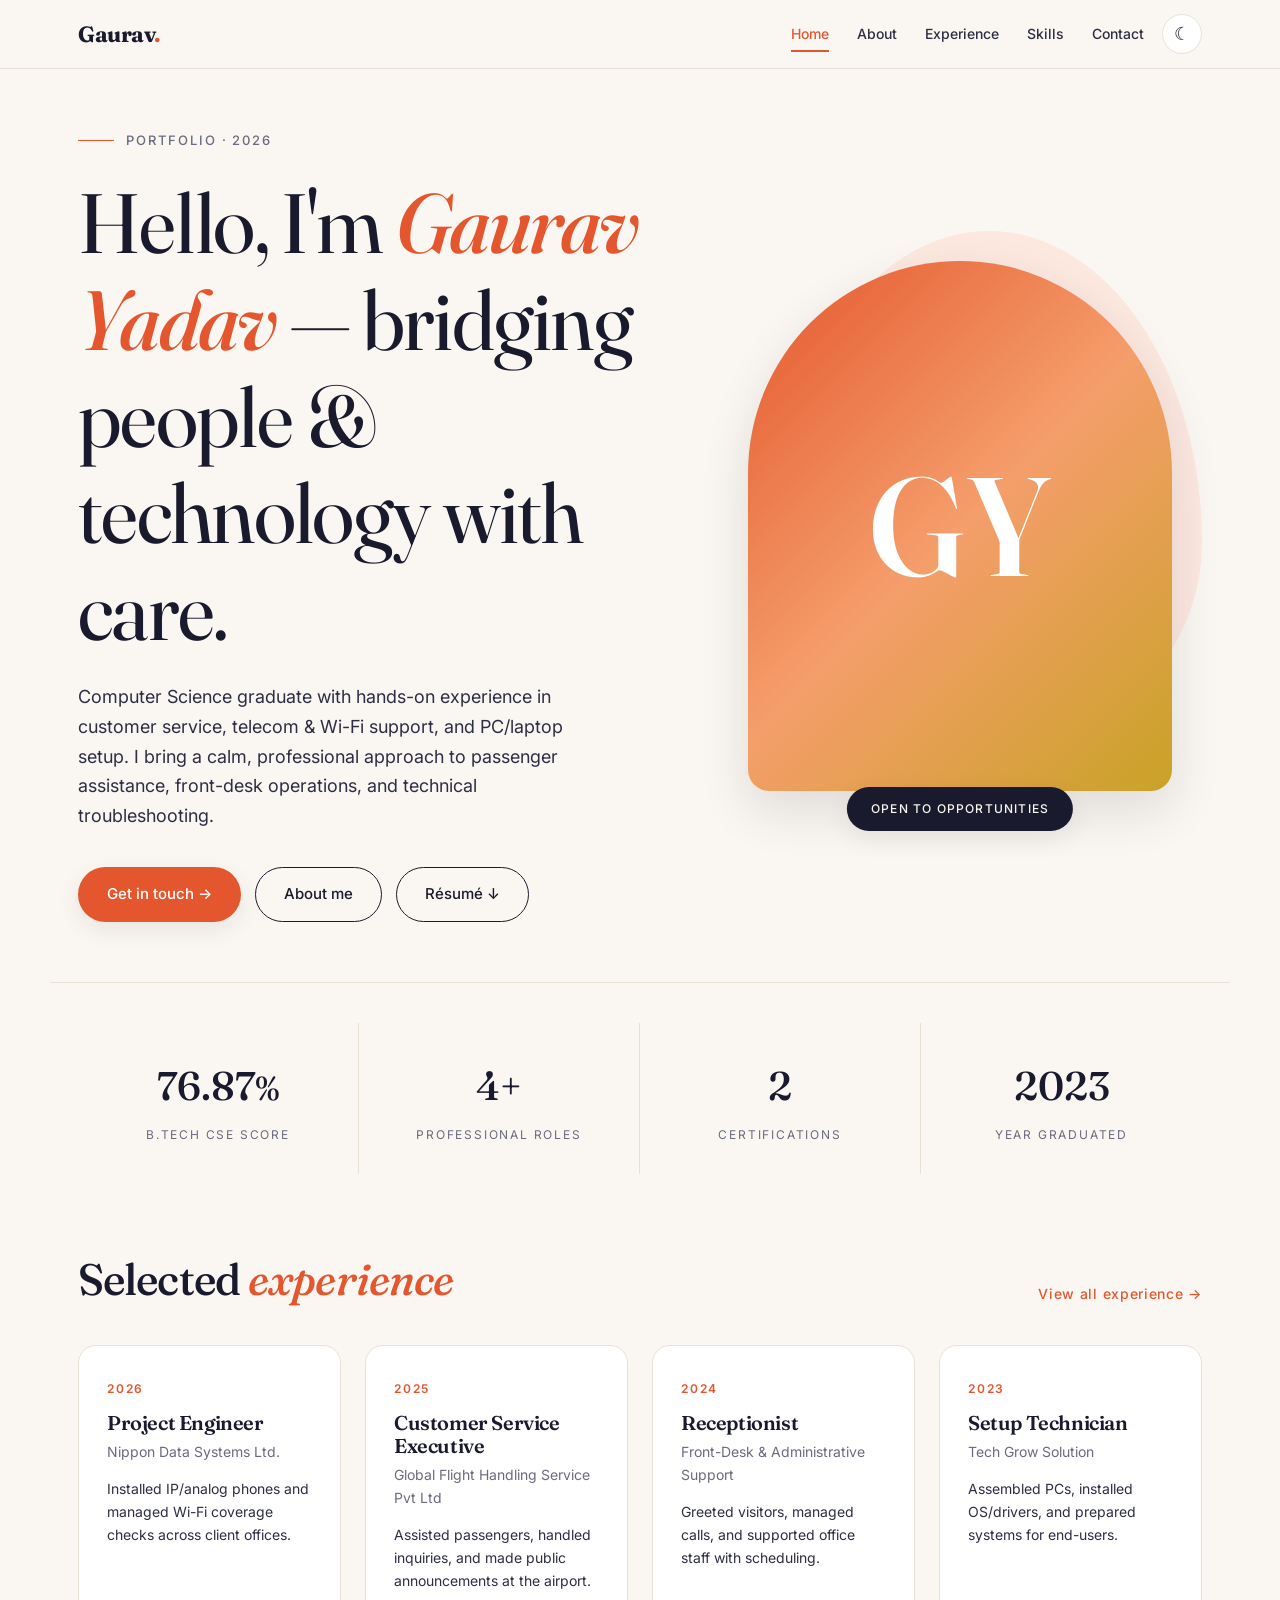
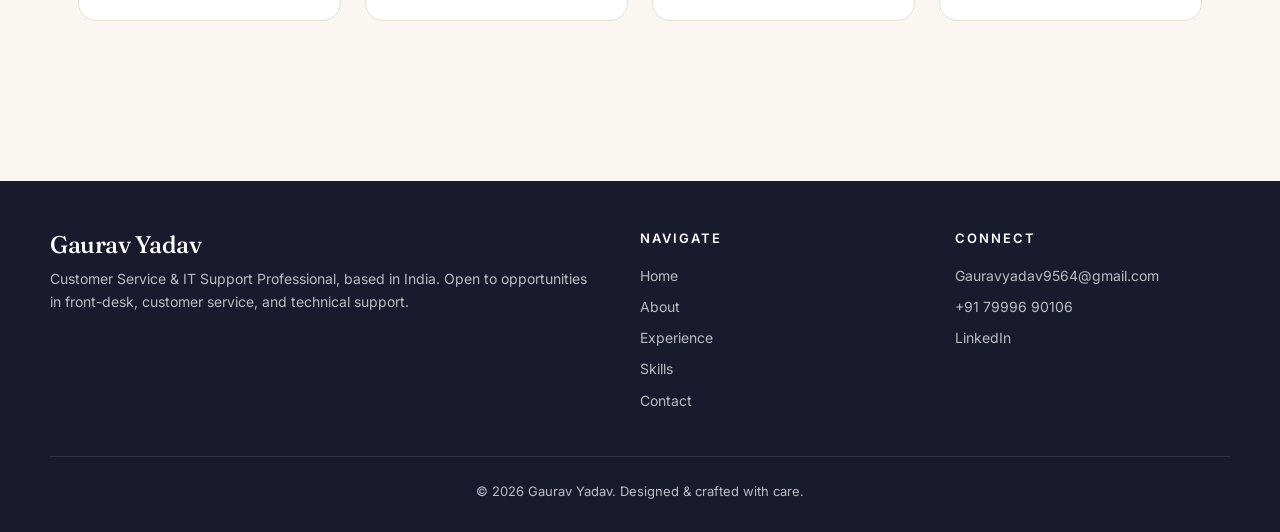
<file: index.html>
<!DOCTYPE html>
<html lang="en">
<head>
  <meta charset="UTF-8" />
  <meta name="viewport" content="width=device-width, initial-scale=1.0, viewport-fit=cover" />
  <meta name="theme-color" content="#faf7f2" />
  <title>Gaurav Yadav — Customer Service & IT Support</title>
  <meta name="description" content="Gaurav Yadav — Customer Service & IT Support Professional. Computer Science graduate with experience in telecom, Wi-Fi, and front-desk operations." />
  <link rel="preconnect" href="https://fonts.googleapis.com">
  <link rel="preconnect" href="https://fonts.gstatic.com" crossorigin>
  <link href="https://fonts.googleapis.com/css2?family=Fraunces:ital,opsz,wght@0,9..144,400;0,9..144,500;0,9..144,600;0,9..144,700;1,9..144,400;1,9..144,500&family=Inter:wght@300;400;500;600;700&display=swap" rel="stylesheet">
  <link rel="icon" href="favicon.svg" type="image/svg+xml" />
  <link rel="stylesheet" href="css/style.css" />
  <script>
    (function() {
      try {
        var t = localStorage.getItem('theme');
        if (!t) t = window.matchMedia('(prefers-color-scheme: dark)').matches ? 'dark' : 'light';
        document.documentElement.setAttribute('data-theme', t);
      } catch (e) {}
    })();
  </script>
</head>
<body data-page="home">

<nav class="nav">
  <div class="nav-inner">
    <a href="index.html" class="logo" data-bind="logo">Gaurav<span class="dot">.</span></a>
    <div class="nav-right">
      <div class="nav-links">
        <a href="index.html">Home</a>
        <a href="about.html">About</a>
        <a href="experience.html">Experience</a>
        <a href="skills.html">Skills</a>
        <a href="contact.html">Contact</a>
      </div>
      <button class="theme-toggle" aria-label="Toggle theme" title="Toggle theme">
        <span class="theme-icon">☾</span>
      </button>
      <button class="menu-btn" aria-label="Toggle menu">&#9776;</button>
    </div>
  </div>
</nav>

<header class="hero">
  <div class="reveal">
    <div class="hero-meta">
      <span class="line"></span>
      <span data-bind="hero.metaLabel">Portfolio · 2026</span>
    </div>
    <h1 class="title" data-bind="hero.title">Hello, I'm <em>Gaurav Yadav</em> — bridging people &amp; technology with care.</h1>
    <p class="subtitle" data-bind="hero.subtitle">
      Computer Science graduate with hands-on experience in customer service, telecom &amp; Wi-Fi support, and PC/laptop setup. I bring a calm, professional approach to passenger assistance, front-desk operations, and technical troubleshooting.
    </p>
    <div class="cta-row">
      <a class="btn btn-primary" href="contact.html" data-bind="hero.primaryCta">Get in touch &rarr;</a>
      <a class="btn btn-ghost" href="about.html" data-bind="hero.secondaryCta">About me</a>
      <a class="btn btn-ghost" href="Gaurav_Yadav-1.pdf" target="_blank" rel="noopener" download>R&eacute;sum&eacute; &darr;</a>
    </div>
  </div>

  <div class="portrait-wrap reveal">
    <div class="portrait-bg"></div>
    <div class="portrait" data-bind="hero.portraitInitials">GY</div>
    <div class="portrait-tag" data-bind="hero.portraitTag">Open to opportunities</div>
  </div>
</header>

<section class="stats-strip">
  <div class="stats-row" data-bind="stats.row">
    <div class="stat-cell reveal">
      <span class="num">76.87<small>%</small></span>
      <div class="lbl">B.Tech CSE Score</div>
    </div>
    <div class="stat-cell reveal">
      <span class="num">4+</span>
      <div class="lbl">Professional Roles</div>
    </div>
    <div class="stat-cell reveal">
      <span class="num">2</span>
      <div class="lbl">Certifications</div>
    </div>
    <div class="stat-cell reveal">
      <span class="num">2023</span>
      <div class="lbl">Year Graduated</div>
    </div>
  </div>
</section>

<section class="preview-section">
  <div class="preview-head reveal">
    <h2 data-bind="previewHead.title">Selected <em class="italic accent-text">experience</em></h2>
    <a href="experience.html" data-bind="previewHead.link">View all experience &rarr;</a>
  </div>
  <div class="preview-grid" data-bind="previewGrid">
    <div class="preview-card reveal">
      <span class="yr">2026</span>
      <h3>Project Engineer</h3>
      <p class="co">Nippon Data Systems Ltd.</p>
      <p>Installed IP/analog phones and managed Wi-Fi coverage checks across client offices.</p>
    </div>
    <div class="preview-card reveal">
      <span class="yr">2025</span>
      <h3>Customer Service Executive</h3>
      <p class="co">Global Flight Handling Service</p>
      <p>Assisted passengers, handled inquiries, and made public announcements at the airport.</p>
    </div>
    <div class="preview-card reveal">
      <span class="yr">2024</span>
      <h3>Receptionist</h3>
      <p class="co">Front-Desk &amp; Admin Support</p>
      <p>Greeted visitors, managed calls, and supported office staff with scheduling.</p>
    </div>
    <div class="preview-card reveal">
      <span class="yr">2023</span>
      <h3>Setup Technician</h3>
      <p class="co">Tech Grow Solution</p>
      <p>Assembled PCs, installed OS/drivers, and prepared systems for end-users.</p>
    </div>
  </div>
</section>

<footer>
  <div class="footer-inner">
    <div class="footer-brand">
      <h3 data-bind="footer.brand">Gaurav Yadav</h3>
      <p data-bind="footer.blurb">Customer Service &amp; IT Support Professional, based in India. Open to opportunities in front-desk, customer service, and technical support.</p>
    </div>
    <div class="footer-col">
      <h4>Navigate</h4>
      <a href="index.html">Home</a>
      <a href="about.html">About</a>
      <a href="experience.html">Experience</a>
      <a href="skills.html">Skills</a>
      <a href="contact.html">Contact</a>
    </div>
    <div class="footer-col">
      <h4>Connect</h4>
      <a href="mailto:Gauravyadav9564@gmail.com" data-bind="footer.email">Gauravyadav9564@gmail.com</a>
      <a href="tel:+917999690106" data-bind="footer.phone">+91 79996 90106</a>
      <a href="https://linkedin.com/in/gauravy-yadav" target="_blank" rel="noopener" data-bind="footer.linkedin">LinkedIn</a>
    </div>
  </div>
  <div class="footer-bot">
    &copy; <span id="yr" data-bind="footer.year"></span> <span data-bind="footer.brand">Gaurav Yadav</span>. <span data-bind="footer.credit">Designed &amp; crafted with care.</span>
  </div>
</footer>

<script src="js/content-loader.js"></script>
<script src="js/main.js"></script>
</body>
</html>
</file>
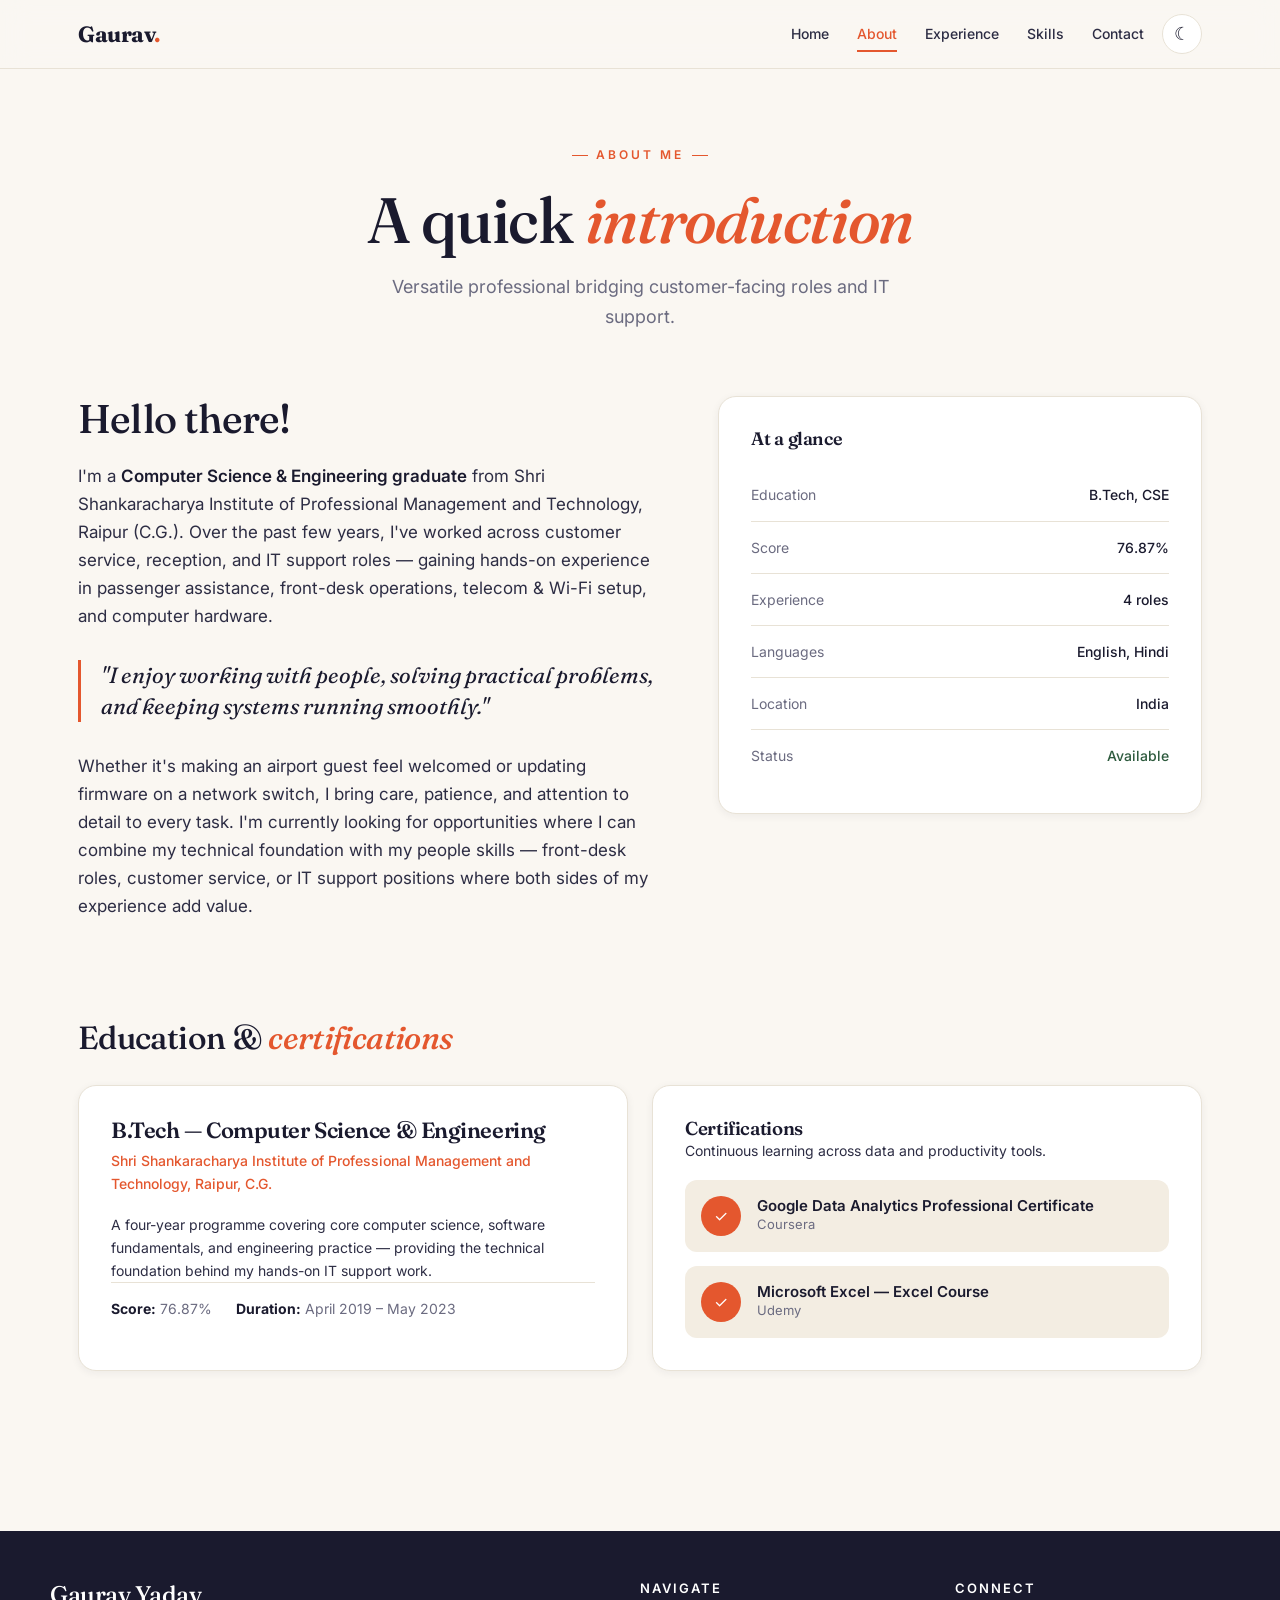
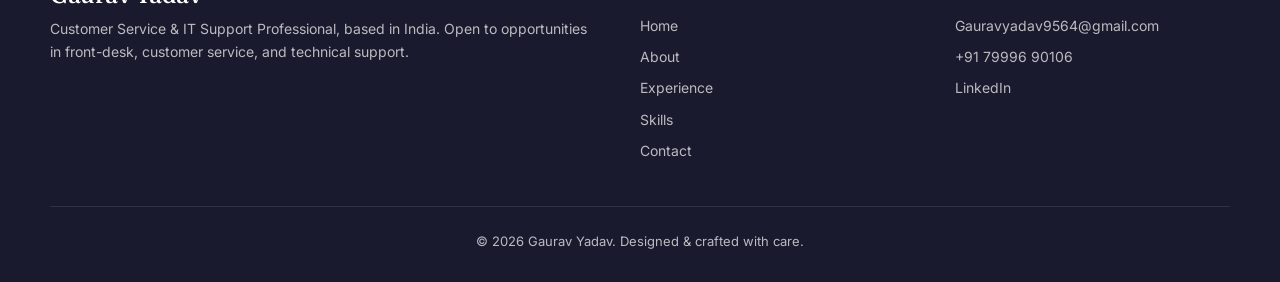
<file: about.html>
<!DOCTYPE html>
<html lang="en">
<head>
  <meta charset="UTF-8" />
  <meta name="viewport" content="width=device-width, initial-scale=1.0, viewport-fit=cover" />
  <meta name="theme-color" content="#faf7f2" />
  <title>About — Gaurav Yadav</title>
  <meta name="description" content="About Gaurav Yadav — background, education, and certifications." />
  <link rel="preconnect" href="https://fonts.googleapis.com">
  <link rel="preconnect" href="https://fonts.gstatic.com" crossorigin>
  <link href="https://fonts.googleapis.com/css2?family=Fraunces:ital,opsz,wght@0,9..144,400;0,9..144,500;0,9..144,600;0,9..144,700;1,9..144,400;1,9..144,500&family=Inter:wght@300;400;500;600;700&display=swap" rel="stylesheet">
  <link rel="icon" href="favicon.svg" type="image/svg+xml" />
  <link rel="stylesheet" href="css/style.css" />
  <script>
    (function() {
      try {
        var t = localStorage.getItem('theme');
        if (!t) t = window.matchMedia('(prefers-color-scheme: dark)').matches ? 'dark' : 'light';
        document.documentElement.setAttribute('data-theme', t);
      } catch (e) {}
    })();
  </script>
</head>
<body data-page="about">

<nav class="nav">
  <div class="nav-inner">
    <a href="index.html" class="logo" data-bind="logo">Gaurav<span class="dot">.</span></a>
    <div class="nav-right">
      <div class="nav-links">
        <a href="index.html">Home</a>
        <a href="about.html">About</a>
        <a href="experience.html">Experience</a>
        <a href="skills.html">Skills</a>
        <a href="contact.html">Contact</a>
      </div>
      <button class="theme-toggle" aria-label="Toggle theme" title="Toggle theme">
        <span class="theme-icon">☾</span>
      </button>
      <button class="menu-btn" aria-label="Toggle menu">&#9776;</button>
    </div>
  </div>
</nav>

<main class="page">
  <div class="page-head reveal">
    <span class="eyebrow" data-bind="about.eyebrow">About Me</span>
    <h1 data-bind="about.head">A quick <em class="italic accent-text">introduction</em></h1>
    <p data-bind="about.headSubtitle">Versatile professional bridging customer-facing roles and IT support.</p>
  </div>

  <div class="about-grid">
    <div class="about-text reveal">
      <img class="about-photo" data-bind="about.photo" alt="" style="display:none;" />
      <h2 data-bind="about.greeting">Hello there!</h2>
      <div data-bind="about.paragraphs">
        <p>I'm a <strong>Computer Science &amp; Engineering graduate</strong> from Shri Shankaracharya Institute of Professional Management and Technology, Raipur (C.G.). Over the past few years, I've worked across customer service, reception, and IT support roles — gaining hands-on experience in passenger assistance, front-desk operations, telecom &amp; Wi-Fi setup, and computer hardware.</p>
        <div class="lead">"I enjoy working with people, solving practical problems, and keeping systems running smoothly."</div>
        <p>Whether it's making an airport guest feel welcomed or updating firmware on a network switch, I bring care, patience, and attention to detail to every task. I'm currently looking for opportunities where I can combine my technical foundation with my people skills — front-desk roles, customer service, or IT support positions where both sides of my experience add value.</p>
      </div>
    </div>

    <aside class="about-side reveal">
      <h3>At a glance</h3>
      <div data-bind="about.facts">
        <div class="fact-row"><span class="lbl">Education</span><span class="val">B.Tech, CSE</span></div>
        <div class="fact-row"><span class="lbl">Score</span><span class="val">76.87%</span></div>
        <div class="fact-row"><span class="lbl">Experience</span><span class="val">4 roles</span></div>
        <div class="fact-row"><span class="lbl">Languages</span><span class="val">English, Hindi</span></div>
        <div class="fact-row"><span class="lbl">Location</span><span class="val">India</span></div>
        <div class="fact-row"><span class="lbl">Status</span><span class="val" style="color:var(--accent-2);">Available</span></div>
      </div>
    </aside>
  </div>

  <h2 class="subhead reveal" style="margin-top:40px;" data-bind="education.heading">Education &amp; <em class="italic accent-text">certifications</em></h2>
  <div class="edu-grid">
    <div class="edu-card reveal">
      <h3 data-bind="education.degree">B.Tech — Computer Science &amp; Engineering</h3>
      <p class="school" data-bind="education.school">Shri Shankaracharya Institute of Professional Management and Technology, Raipur, C.G.</p>
      <p style="color:var(--text-soft);font-size:14px;" data-bind="education.description">A four-year programme covering core computer science, software fundamentals, and engineering practice — providing the technical foundation behind my hands-on IT support work.</p>
      <div class="meta">
        <div><strong>Score:</strong> <span data-bind="education.score">76.87%</span></div>
        <div><strong>Duration:</strong> <span data-bind="education.duration">April 2019 – May 2023</span></div>
      </div>
    </div>

    <div class="cert-card reveal">
      <h3>Certifications</h3>
      <p style="color:var(--text-soft);font-size:14px;" data-bind="certifications.intro">Continuous learning across data and productivity tools.</p>
      <div class="cert-list" data-bind="certifications.list">
        <div class="cert-item">
          <div class="ico">&#10003;</div>
          <div>
            <h4>Google Data Analytics Professional Certificate</h4>
            <p>Coursera</p>
          </div>
        </div>
        <div class="cert-item">
          <div class="ico">&#10003;</div>
          <div>
            <h4>Microsoft Excel — Excel Course</h4>
            <p>Udemy</p>
          </div>
        </div>
      </div>
    </div>
  </div>
</main>

<footer>
  <div class="footer-inner">
    <div class="footer-brand">
      <h3 data-bind="footer.brand">Gaurav Yadav</h3>
      <p data-bind="footer.blurb">Customer Service &amp; IT Support Professional, based in India.</p>
    </div>
    <div class="footer-col">
      <h4>Navigate</h4>
      <a href="index.html">Home</a>
      <a href="about.html">About</a>
      <a href="experience.html">Experience</a>
      <a href="skills.html">Skills</a>
      <a href="contact.html">Contact</a>
    </div>
    <div class="footer-col">
      <h4>Connect</h4>
      <a href="mailto:Gauravyadav9564@gmail.com" data-bind="footer.email">Gauravyadav9564@gmail.com</a>
      <a href="tel:+917999690106" data-bind="footer.phone">+91 79996 90106</a>
      <a href="https://linkedin.com/in/gauravy-yadav" target="_blank" rel="noopener" data-bind="footer.linkedin">LinkedIn</a>
    </div>
  </div>
  <div class="footer-bot">
    &copy; <span id="yr" data-bind="footer.year"></span> <span data-bind="footer.brand">Gaurav Yadav</span>. <span data-bind="footer.credit">Designed &amp; crafted with care.</span>
  </div>
</footer>

<script src="js/content-loader.js"></script>
<script src="js/main.js"></script>
</body>
</html>
</file>
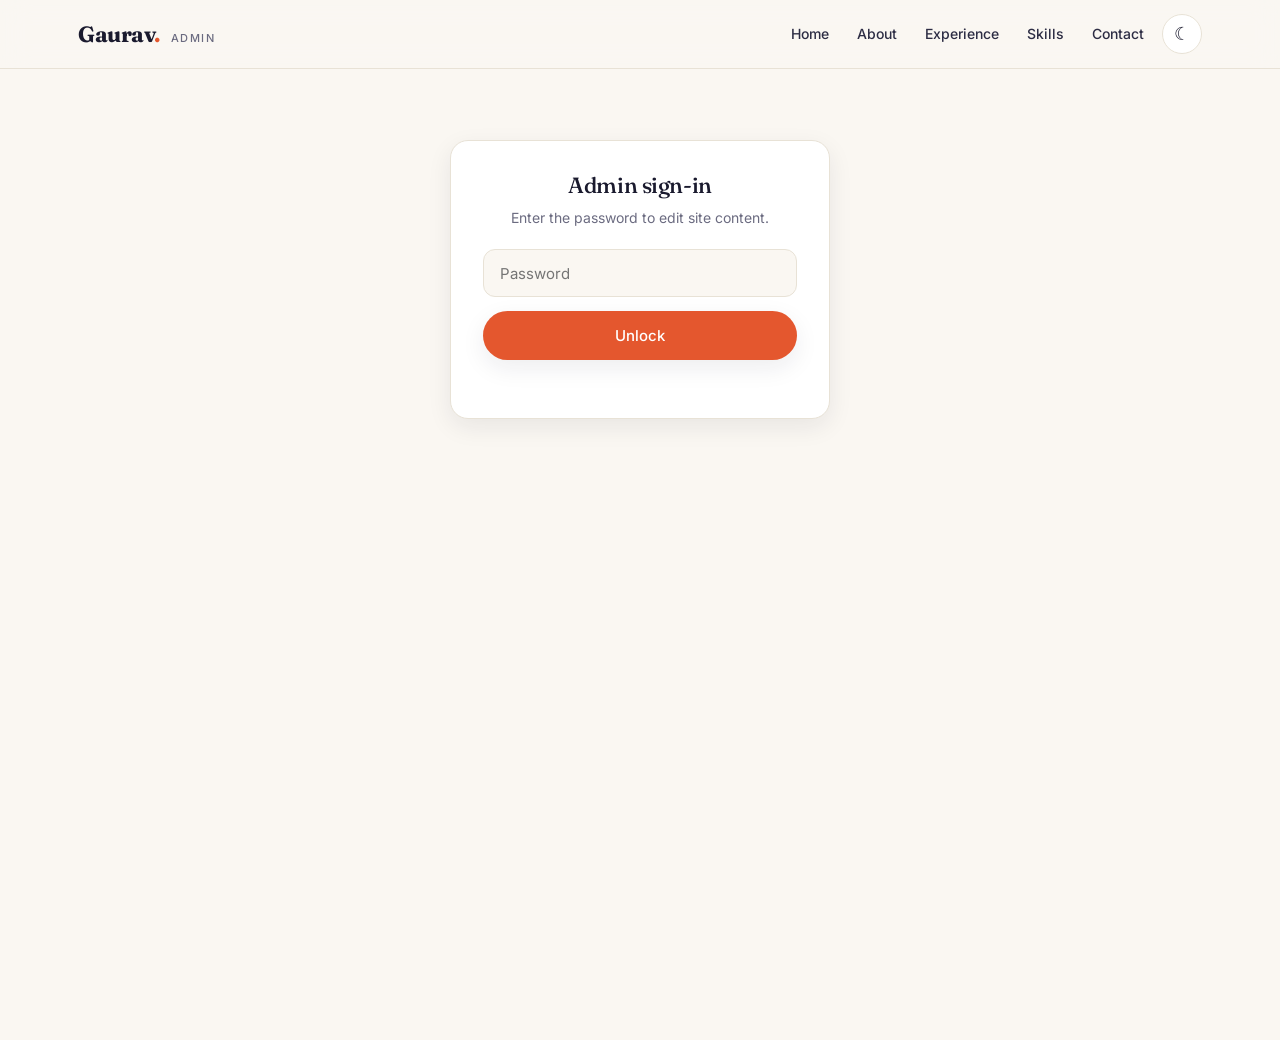
<file: admin.html>
<!DOCTYPE html>
<html lang="en">
<head>
  <meta charset="UTF-8" />
  <meta name="viewport" content="width=device-width, initial-scale=1.0, viewport-fit=cover" />
  <meta name="theme-color" content="#faf7f2" />
  <meta name="robots" content="noindex, nofollow" />
  <title>Admin — Edit Content</title>
  <link rel="preconnect" href="https://fonts.googleapis.com">
  <link rel="preconnect" href="https://fonts.gstatic.com" crossorigin>
  <link href="https://fonts.googleapis.com/css2?family=Fraunces:ital,opsz,wght@0,9..144,400;0,9..144,500;0,9..144,600;0,9..144,700;1,9..144,400;1,9..144,500&family=Inter:wght@300;400;500;600;700&display=swap" rel="stylesheet">
  <link rel="icon" href="favicon.svg" type="image/svg+xml" />
  <link rel="stylesheet" href="css/style.css" />
  <script>
    (function() {
      try {
        var t = localStorage.getItem('theme');
        if (!t) t = window.matchMedia('(prefers-color-scheme: dark)').matches ? 'dark' : 'light';
        document.documentElement.setAttribute('data-theme', t);
      } catch (e) {}
    })();
  </script>
</head>
<body data-page="admin">

<nav class="nav">
  <div class="nav-inner">
    <a href="index.html" class="logo">Gaurav<span class="dot">.</span> <small style="font-family:Inter,sans-serif;font-size:11px;letter-spacing:0.15em;color:var(--muted);font-weight:500;margin-left:6px;">ADMIN</small></a>
    <div class="nav-right">
      <div class="nav-links">
        <a href="index.html">Home</a>
        <a href="about.html">About</a>
        <a href="experience.html">Experience</a>
        <a href="skills.html">Skills</a>
        <a href="contact.html">Contact</a>
      </div>
      <button class="theme-toggle" aria-label="Toggle theme" title="Toggle theme">
        <span class="theme-icon">☾</span>
      </button>
      <button class="menu-btn" aria-label="Toggle menu">&#9776;</button>
    </div>
  </div>
</nav>

<!-- LOGIN GATE -->
<section id="loginPanel" class="admin-login">
  <h2>Admin sign-in</h2>
  <p>Enter the password to edit site content.</p>
  <input type="password" id="adminPass" placeholder="Password" autocomplete="current-password" />
  <button class="btn btn-primary" id="loginBtn" style="width:100%;justify-content:center;">Unlock</button>
  <div class="err" id="loginErr"></div>
</section>

<!-- ADMIN UI -->
<main id="adminMain" class="admin-shell" style="display:none;">
  <div class="admin-head">
    <div>
      <h1>Edit <em class="italic accent-text">content</em></h1>
      <p style="color:var(--muted);font-size:14px;margin-top:6px;">Changes preview live on the site (saved in this browser). Use <strong>Export JSON</strong> to publish — replace <code style="background:var(--bg-2);padding:2px 6px;border-radius:4px;">data/content.json</code> on your host.</p>
    </div>
    <div class="admin-actions">
      <button class="btn btn-ghost" id="reloadBtn" title="Reload original content.json">↻ Reload</button>
      <button class="btn btn-ghost" id="importBtn">Import JSON</button>
      <input type="file" id="importFile" accept="application/json,.json" style="display:none;" />
      <button class="btn btn-ghost" id="clearBtn" title="Clear local edits">Discard local</button>
      <button class="btn btn-ghost" id="ghSettingsBtn" title="Connect GitHub for one-tap publishing">⚙ GitHub</button>
      <button class="btn btn-ghost" id="exportBtn">↓ Export JSON</button>
      <button class="btn btn-primary" id="publishBtn" title="Commit content to GitHub — live site updates in ~1 min">☁ Publish live</button>
    </div>
  </div>

  <!-- GitHub connect panel (hidden until ⚙ GitHub) -->
  <div class="admin-card" id="ghPanel" style="display:none;">
    <h3>Connect GitHub <span class="small-actions"><button class="admin-mini-btn" id="ghCloseBtn" type="button">Close</button></span></h3>
    <p style="color:var(--muted);font-size:13px;margin:0 0 12px;">
      Paste a GitHub token with <strong>Contents: read &amp; write</strong> on this repo. Stored only on this device.
      Then just tap <strong>Publish live</strong> to update your site from your phone.
    </p>
    <div class="admin-field"><label>GitHub token</label><input type="password" id="ghToken" placeholder="github_pat_… or ghp_…" autocomplete="off" /></div>
    <div class="admin-grid-2">
      <div class="admin-field"><label>Owner (username)</label><input type="text" id="ghOwner" placeholder="Gaurav9564" /></div>
      <div class="admin-field"><label>Repository</label><input type="text" id="ghRepo" placeholder="gauravyadav_portfolio" /></div>
    </div>
    <div class="admin-grid-2">
      <div class="admin-field"><label>Branch</label><input type="text" id="ghBranch" placeholder="main" /></div>
      <div class="admin-field"><label>File path</label><input type="text" id="ghPath" placeholder="data/content.json" /></div>
    </div>
    <button class="btn btn-primary" id="ghSaveBtn" style="margin-top:6px;">Save connection</button>
    <div class="err" id="ghMsg" style="margin-top:8px;"></div>
  </div>

  <div class="admin-hint">
    <strong>How it works:</strong> Editing here saves to this browser only. To publish edits live for visitors, click <strong>Export JSON</strong>, then upload the downloaded <code>content.json</code> to <code>data/content.json</code> on your host (replacing the existing one).
  </div>

  <div class="admin-tabs" id="tabs">
    <button data-tab="site" class="active">Site &amp; Footer</button>
    <button data-tab="hero">Hero</button>
    <button data-tab="stats">Stats</button>
    <button data-tab="about">About</button>
    <button data-tab="education">Education + Certs</button>
    <button data-tab="experience">Experience</button>
    <button data-tab="skills">Skills</button>
    <button data-tab="contact">Contact</button>
    <button data-tab="files">Files &amp; Media</button>
    <span class="admin-status" id="status">Loading…</span>
  </div>

  <!-- Panels (populated by admin.js) -->
  <div class="admin-panel active" data-panel="site"></div>
  <div class="admin-panel" data-panel="hero"></div>
  <div class="admin-panel" data-panel="stats"></div>
  <div class="admin-panel" data-panel="about"></div>
  <div class="admin-panel" data-panel="education"></div>
  <div class="admin-panel" data-panel="experience"></div>
  <div class="admin-panel" data-panel="skills"></div>
  <div class="admin-panel" data-panel="contact"></div>
  <div class="admin-panel" data-panel="files"></div>
</main>

<script src="js/main.js"></script>
<script src="js/admin.js"></script>
</body>
</html>
</file>
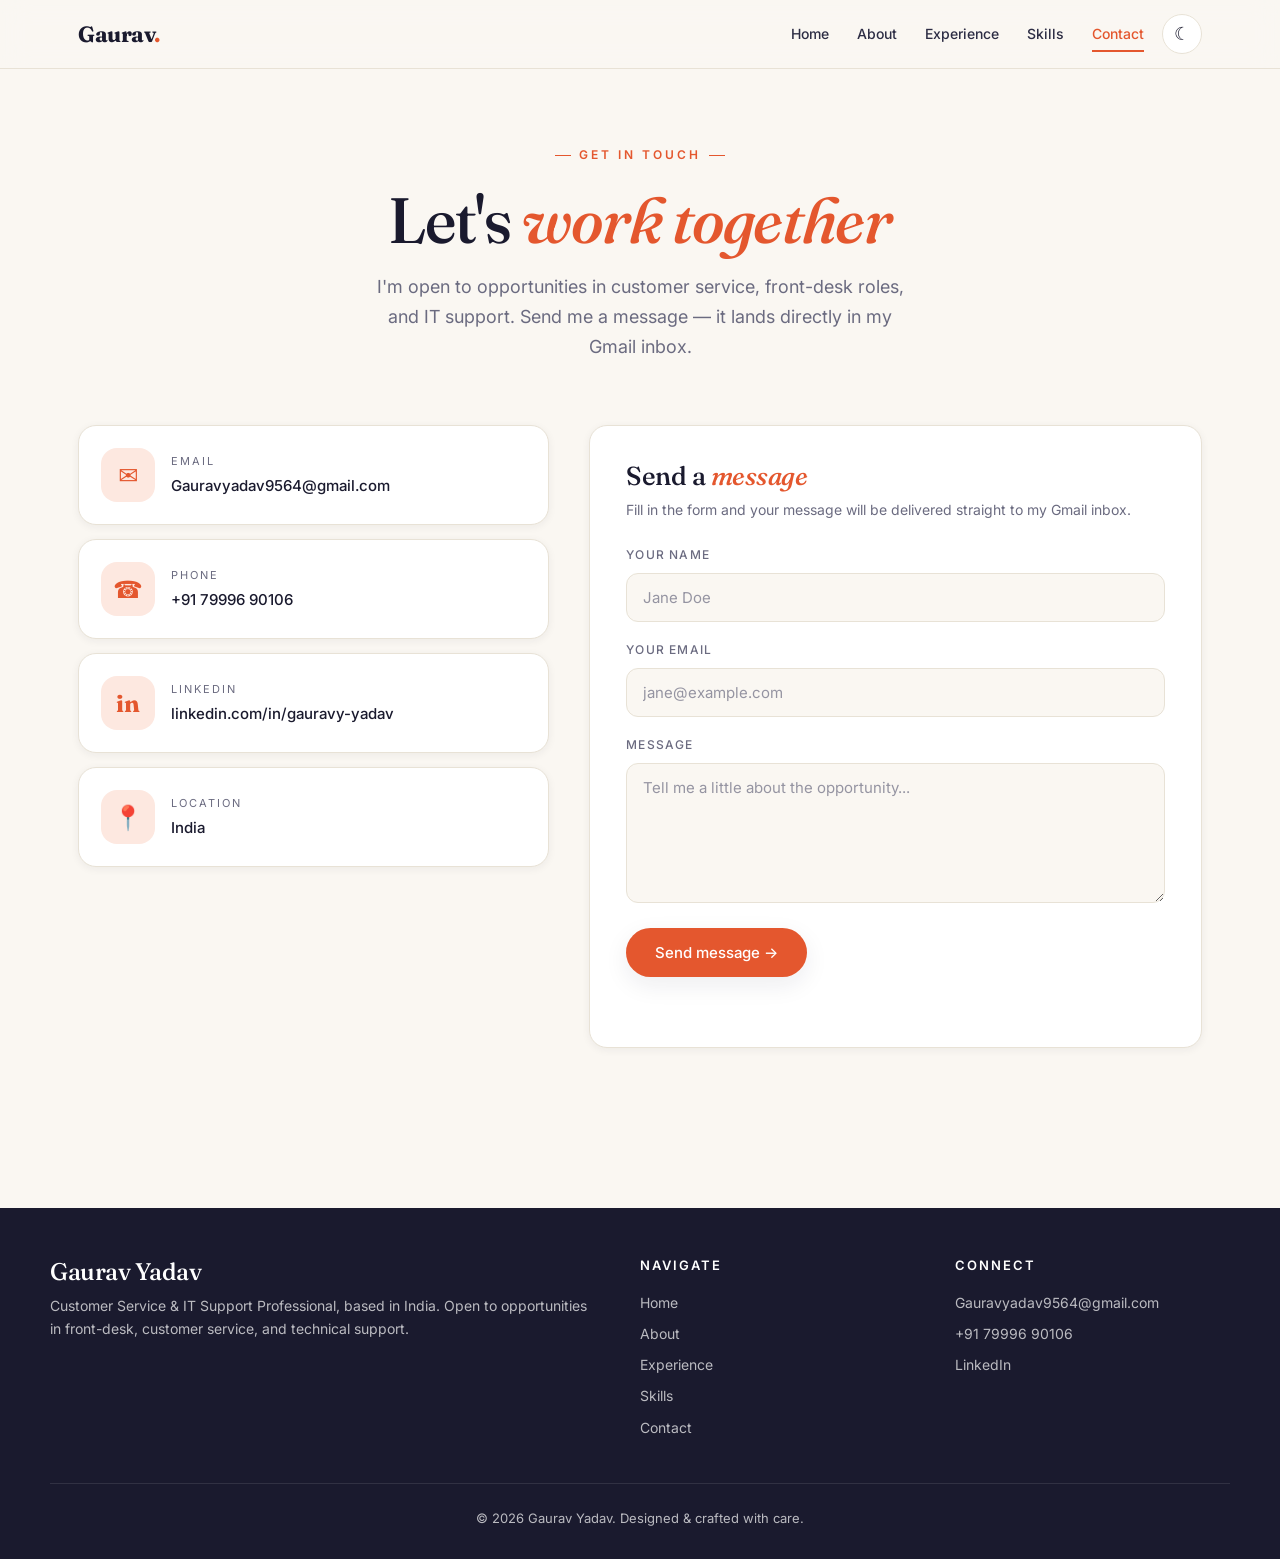
<file: contact.html>
<!DOCTYPE html>
<html lang="en">
<head>
  <meta charset="UTF-8" />
  <meta name="viewport" content="width=device-width, initial-scale=1.0, viewport-fit=cover" />
  <meta name="theme-color" content="#faf7f2" />
  <title>Contact — Gaurav Yadav</title>
  <meta name="description" content="Get in touch with Gaurav Yadav — email, phone, and LinkedIn." />
  <link rel="preconnect" href="https://fonts.googleapis.com">
  <link rel="preconnect" href="https://fonts.gstatic.com" crossorigin>
  <link href="https://fonts.googleapis.com/css2?family=Fraunces:ital,opsz,wght@0,9..144,400;0,9..144,500;0,9..144,600;0,9..144,700;1,9..144,400;1,9..144,500&family=Inter:wght@300;400;500;600;700&display=swap" rel="stylesheet">
  <link rel="icon" href="favicon.svg" type="image/svg+xml" />
  <link rel="stylesheet" href="css/style.css" />
  <script>
    (function() {
      try {
        var t = localStorage.getItem('theme');
        if (!t) t = window.matchMedia('(prefers-color-scheme: dark)').matches ? 'dark' : 'light';
        document.documentElement.setAttribute('data-theme', t);
      } catch (e) {}
    })();
  </script>
</head>
<body data-page="contact">

<nav class="nav">
  <div class="nav-inner">
    <a href="index.html" class="logo" data-bind="logo">Gaurav<span class="dot">.</span></a>
    <div class="nav-right">
      <div class="nav-links">
        <a href="index.html">Home</a>
        <a href="about.html">About</a>
        <a href="experience.html">Experience</a>
        <a href="skills.html">Skills</a>
        <a href="contact.html">Contact</a>
      </div>
      <button class="theme-toggle" aria-label="Toggle theme" title="Toggle theme">
        <span class="theme-icon">☾</span>
      </button>
      <button class="menu-btn" aria-label="Toggle menu">&#9776;</button>
    </div>
  </div>
</nav>

<main class="page">
  <div class="page-head reveal">
    <span class="eyebrow" data-bind="contact.eyebrow">Get in touch</span>
    <h1 data-bind="contact.head">Let's <em class="italic accent-text">work together</em></h1>
    <p data-bind="contact.headSubtitle">I'm open to opportunities in customer service, front-desk roles, and IT support. Send me a message — it lands directly in my Gmail inbox.</p>
  </div>

  <div class="contact-grid">
    <div class="contact-info reveal">
      <a class="contact-block" href="mailto:Gauravyadav9564@gmail.com" data-bind="contact.emailLink">
        <div class="ico-lg">&#9993;</div>
        <div>
          <div class="lbl-sm">Email</div>
          <div class="val">Gauravyadav9564@gmail.com</div>
        </div>
      </a>
      <a class="contact-block" href="tel:+917999690106" data-bind="contact.phoneLink">
        <div class="ico-lg">&#9742;</div>
        <div>
          <div class="lbl-sm">Phone</div>
          <div class="val">+91 79996 90106</div>
        </div>
      </a>
      <a class="contact-block" href="https://linkedin.com/in/gauravy-yadav" target="_blank" rel="noopener" data-bind="contact.linkedinLink">
        <div class="ico-lg" style="font-family:Fraunces,serif;font-weight:700;">in</div>
        <div>
          <div class="lbl-sm">LinkedIn</div>
          <div class="val">linkedin.com/in/gauravy-yadav</div>
        </div>
      </a>
      <div class="contact-block">
        <div class="ico-lg">&#128205;</div>
        <div>
          <div class="lbl-sm">Location</div>
          <div class="val" data-bind="contact.location">India</div>
        </div>
      </div>
    </div>

    <form id="contact-form" class="contact-form reveal" autocomplete="on" novalidate>
      <h2 data-bind="contact.formHeading">Send a <em class="italic accent-text">message</em></h2>
      <p class="lead-note" data-bind="contact.formNote">Fill in the form and your message will be delivered straight to my Gmail inbox.</p>

      <div class="form-group">
        <label for="name">Your Name</label>
        <input type="text" id="name" name="name" placeholder="Jane Doe" required />
      </div>
      <div class="form-group">
        <label for="email">Your Email</label>
        <input type="email" id="email" name="email" placeholder="jane@example.com" required />
      </div>
      <div class="form-group">
        <label for="message">Message</label>
        <textarea id="message" name="message" placeholder="Tell me a little about the opportunity..." required></textarea>
      </div>
      <button type="submit" class="btn btn-primary">Send message &rarr;</button>
      <div id="form-msg" class="form-msg" aria-live="polite"></div>
    </form>
  </div>
</main>

<footer>
  <div class="footer-inner">
    <div class="footer-brand">
      <h3 data-bind="footer.brand">Gaurav Yadav</h3>
      <p data-bind="footer.blurb">Customer Service &amp; IT Support Professional, based in India.</p>
    </div>
    <div class="footer-col">
      <h4>Navigate</h4>
      <a href="index.html">Home</a>
      <a href="about.html">About</a>
      <a href="experience.html">Experience</a>
      <a href="skills.html">Skills</a>
      <a href="contact.html">Contact</a>
    </div>
    <div class="footer-col">
      <h4>Connect</h4>
      <a href="mailto:Gauravyadav9564@gmail.com" data-bind="footer.email">Gauravyadav9564@gmail.com</a>
      <a href="tel:+917999690106" data-bind="footer.phone">+91 79996 90106</a>
      <a href="https://linkedin.com/in/gauravy-yadav" target="_blank" rel="noopener" data-bind="footer.linkedin">LinkedIn</a>
    </div>
  </div>
  <div class="footer-bot">
    &copy; <span id="yr" data-bind="footer.year"></span> <span data-bind="footer.brand">Gaurav Yadav</span>. <span data-bind="footer.credit">Designed &amp; crafted with care.</span>
  </div>
</footer>

<script src="js/content-loader.js"></script>
<script src="js/main.js"></script>
</body>
</html>
</file>
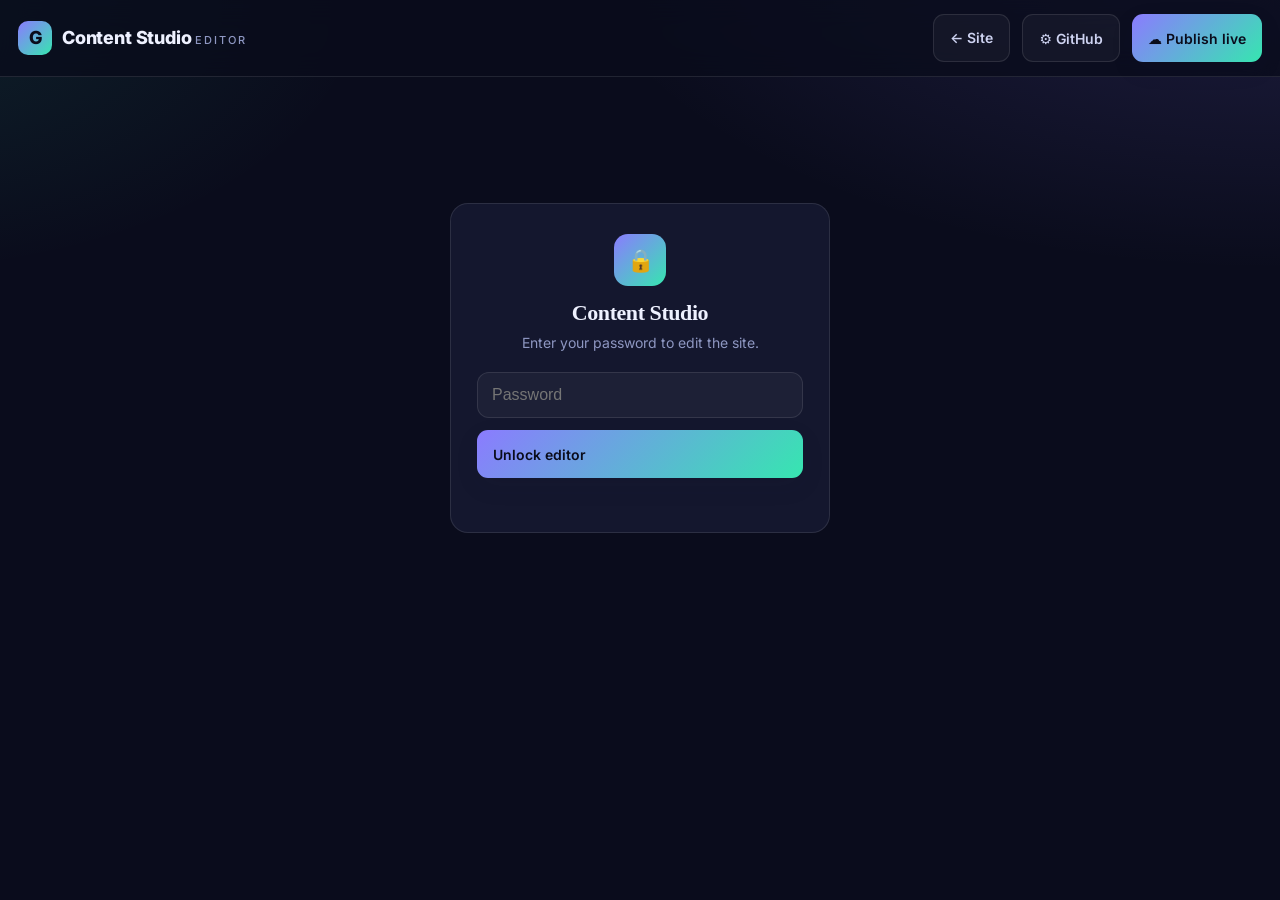
<file: editor.html>
<!DOCTYPE html>
<html lang="en" class="editor-theme">
<head>
  <meta charset="UTF-8" />
  <meta name="viewport" content="width=device-width, initial-scale=1.0, viewport-fit=cover" />
  <meta name="theme-color" content="#11132b" />
  <meta name="robots" content="noindex, nofollow" />
  <title>Content Studio — Editor</title>
  <link rel="preconnect" href="https://fonts.googleapis.com">
  <link rel="preconnect" href="https://fonts.gstatic.com" crossorigin>
  <link href="https://fonts.googleapis.com/css2?family=Inter:wght@300;400;500;600;700;800&display=swap" rel="stylesheet">
  <link rel="icon" href="favicon.svg" type="image/svg+xml" />
  <!-- Reuse the site's component styles so the generated form controls render -->
  <link rel="stylesheet" href="css/style.css" />
  <style>
    /* ===== Content Studio — its own dark studio theme ===== */
    html.editor-theme {
      --bg: #0a0c1c;
      --bg-2: #14172e;
      --body-bg: #0a0c1c;
      --border: rgba(255,255,255,0.10);
      --text: #eef1ff;
      --text-soft: #cdd2f0;
      --muted: #8e97c2;
      --accent: #8b7bff;
      --accent-soft: rgba(139,123,255,0.16);
      --accent-2: #36e6b0;
      --accent-2-soft: rgba(54,230,176,0.16);
      --input-bg: rgba(255,255,255,0.04);
      --success: var(--accent-2);
    }
    html.editor-theme, body {
      background:
        radial-gradient(1200px 600px at 100% -10%, rgba(139,123,255,0.18), transparent 60%),
        radial-gradient(900px 500px at -10% 0%, rgba(54,230,176,0.10), transparent 55%),
        var(--bg);
      color: var(--text);
      font-family: 'Inter', system-ui, sans-serif;
      min-height: 100dvh;
    }

    /* Top bar */
    .studio-bar {
      position: sticky; top: 0; z-index: 50;
      display: flex; align-items: center; gap: 12px; flex-wrap: wrap;
      padding: 14px 18px;
      background: rgba(10,12,28,0.78);
      backdrop-filter: blur(14px);
      border-bottom: 1px solid var(--border);
    }
    .studio-brand { display: flex; align-items: center; gap: 10px; font-weight: 800; font-size: 18px; letter-spacing: -0.01em; }
    .studio-brand .badge {
      display: inline-grid; place-items: center; width: 34px; height: 34px; border-radius: 10px;
      background: linear-gradient(135deg, var(--accent), var(--accent-2)); color: #0a0c1c; font-weight: 800;
    }
    .studio-brand small { font-weight: 500; color: var(--muted); font-size: 11px; letter-spacing: 0.18em; text-transform: uppercase; }
    .studio-bar .spacer { flex: 1; }
    .studio-bar .btn { font-size: 14px; }

    .studio-wrap { max-width: 920px; margin: 0 auto; padding: 22px 16px 80px; }
    .studio-intro { color: var(--muted); font-size: 14px; margin: 4px 0 20px; line-height: 1.6; }
    .studio-intro code { background: var(--bg-2); padding: 2px 7px; border-radius: 6px; color: var(--accent-2); }

    /* Login */
    .studio-login {
      max-width: 380px; margin: 14vh auto 0; padding: 30px 26px; text-align: center;
      background: var(--bg-2); border: 1px solid var(--border); border-radius: 18px;
    }
    .studio-login .badge { width: 52px; height: 52px; border-radius: 14px; font-size: 22px; margin: 0 auto 14px; display: grid; place-items: center; background: linear-gradient(135deg, var(--accent), var(--accent-2)); color: #0a0c1c; font-weight: 800; }
    .studio-login h2 { font-size: 22px; margin-bottom: 6px; }
    .studio-login p { color: var(--muted); font-size: 14px; margin-bottom: 18px; }
    .studio-login input { width: 100%; padding: 13px 14px; border-radius: 12px; border: 1px solid var(--border); background: var(--input-bg); color: var(--text); font-size: 16px; margin-bottom: 12px; }
    .studio-login .err { color: #ff8080; font-size: 13px; margin-top: 8px; min-height: 16px; }

    /* Tabs — horizontal scroll on mobile */
    .studio-tabs {
      display: flex; gap: 8px; overflow-x: auto; padding-bottom: 10px; margin-bottom: 18px;
      -webkit-overflow-scrolling: touch; scrollbar-width: thin;
      border-bottom: 1px solid var(--border);
    }
    .studio-tabs::-webkit-scrollbar { height: 6px; }
    .studio-tabs button {
      flex-shrink: 0; padding: 9px 15px; border-radius: 999px; border: 1px solid var(--border);
      background: var(--bg-2); color: var(--text-soft); font-size: 14px; font-weight: 500; cursor: pointer;
      white-space: nowrap; font-family: inherit; transition: all .15s;
    }
    .studio-tabs button:hover { border-color: var(--accent); color: var(--text); }
    .studio-tabs button.active { background: linear-gradient(135deg, var(--accent), var(--accent-2)); color: #0a0c1c; border-color: transparent; font-weight: 700; }
    .studio-tabs .admin-status { flex-shrink: 0; align-self: center; margin-left: auto; padding-left: 10px; font-size: 12px; color: var(--muted); white-space: nowrap; }
    .studio-tabs .admin-status.saved { color: var(--accent-2); }

    /* Panels */
    .admin-panel { display: none; }
    .admin-panel.active { display: block; }
    .admin-card { background: var(--bg-2); border: 1px solid var(--border); border-radius: 16px; padding: 18px; margin-bottom: 16px; }
    .admin-card h3 { font-size: 15px; margin-bottom: 14px; display: flex; align-items: center; justify-content: space-between; gap: 10px; }
    .admin-field { margin-bottom: 14px; }
    .admin-field label { display: block; font-size: 12px; letter-spacing: 0.08em; text-transform: uppercase; color: var(--muted); font-weight: 600; margin-bottom: 6px; }
    .admin-field input, .admin-field textarea {
      width: 100%; padding: 12px 13px; background: var(--input-bg); border: 1px solid var(--border);
      border-radius: 11px; color: var(--text); font-family: inherit; font-size: 16px; min-height: 44px;
    }
    .admin-field input:focus, .admin-field textarea:focus { outline: none; border-color: var(--accent); }
    .admin-grid-2 { display: grid; grid-template-columns: 1fr 1fr; gap: 12px; }
    @media (max-width: 560px) { .admin-grid-2 { grid-template-columns: 1fr; } }
    .admin-mini-btn {
      padding: 6px 11px; border-radius: 8px; border: 1px solid var(--border); background: var(--input-bg);
      color: var(--text-soft); font-size: 12.5px; font-weight: 500; cursor: pointer; font-family: inherit;
    }
    .admin-mini-btn:hover { border-color: var(--accent); color: var(--text); }
    .admin-mini-btn.danger { color: #ff9090; border-color: rgba(255,120,120,0.3); }
    .small-actions { display: flex; gap: 6px; }

    /* Buttons (override site btns for studio look) */
    .editor-theme .btn { border-radius: 11px; padding: 10px 16px; font-size: 14px; font-weight: 600; cursor: pointer; border: 1px solid var(--border); font-family: inherit; }
    .editor-theme .btn-ghost { background: var(--input-bg); color: var(--text-soft); }
    .editor-theme .btn-ghost:hover { border-color: var(--accent); color: var(--text); }
    .editor-theme .btn-primary { background: linear-gradient(135deg, var(--accent), var(--accent-2)); color: #0a0c1c; border: none; }
    .editor-theme .btn-primary:hover { filter: brightness(1.07); }

    .admin-actions { display: flex; flex-wrap: wrap; gap: 8px; margin-bottom: 18px; }
    .err { color: #ff8080; font-size: 13px; }

    /* ===== Phone polish ===== */
    @media (max-width: 560px) {
      .studio-bar { padding: 10px 12px; gap: 8px; }
      .studio-brand { font-size: 16px; }
      .studio-brand small { display: none; }
      .studio-bar .btn { padding: 10px 12px; font-size: 13px; }
      .studio-bar a[href="index.html"] { padding: 10px 11px; }      /* compact "← Site" */
      .studio-bar #publishBtn { flex: 1 1 auto; text-align: center; }/* big, thumb-friendly Publish */
      .studio-wrap { padding: 16px 12px 96px; }
      .studio-intro { font-size: 13px; }
      .admin-card { padding: 14px; }
      .admin-actions .btn { flex: 1 1 calc(50% - 4px); text-align: center; }
      #filesList > div { flex-wrap: wrap; }                          /* file rows wrap instead of overflow */
      #filesList > div > span:last-child { width: 100%; margin-top: 4px; }
      .admin-mini-btn { padding: 8px 12px; }                          /* larger tap targets */
    }
    /* Smooth momentum scroll + no accidental horizontal overflow */
    body { overflow-x: hidden; -webkit-text-size-adjust: 100%; }
  </style>
  <script>
    // Keep this page on its own fixed studio theme regardless of site theme
    try { localStorage.getItem('theme'); } catch (e) {}
  </script>
</head>
<body data-page="admin">

<!-- TOP BAR -->
<header class="studio-bar">
  <div class="studio-brand">
    <span class="badge">G</span>
    <span>Content Studio <small>Editor</small></span>
  </div>
  <div class="spacer"></div>
  <a class="btn btn-ghost" href="index.html">← Site</a>
  <button class="btn btn-ghost" id="ghSettingsBtn">⚙ GitHub</button>
  <button class="btn btn-primary" id="publishBtn">☁ Publish live</button>
</header>

<!-- LOGIN GATE -->
<section id="loginPanel" class="studio-login">
  <span class="badge">🔒</span>
  <h2>Content Studio</h2>
  <p>Enter your password to edit the site.</p>
  <input type="password" id="adminPass" placeholder="Password" autocomplete="current-password" />
  <button class="btn btn-primary" id="loginBtn" style="width:100%;">Unlock editor</button>
  <div class="err" id="loginErr"></div>
</section>

<!-- EDITOR -->
<main id="adminMain" class="studio-wrap" style="display:none;">
  <p class="studio-intro">
    Edit any section below, then tap <strong>Publish live</strong> to update your site (refreshes in ~1 min).
    Use the <strong>Files &amp; Media</strong> tab to upload photos, your resume, or delete files. Connect GitHub once via <strong>⚙ GitHub</strong>.
  </p>

  <div class="admin-actions">
    <button class="btn btn-ghost" id="reloadBtn" title="Reload original content.json">↻ Reload</button>
    <button class="btn btn-ghost" id="importBtn">Import JSON</button>
    <input type="file" id="importFile" accept="application/json,.json" style="display:none;" />
    <button class="btn btn-ghost" id="clearBtn" title="Clear local edits">Discard local</button>
    <button class="btn btn-ghost" id="exportBtn">↓ Export JSON</button>
  </div>

  <!-- GitHub connect panel -->
  <div class="admin-card" id="ghPanel" style="display:none;">
    <h3>Connect GitHub <span class="small-actions"><button class="admin-mini-btn" id="ghCloseBtn" type="button">Close</button></span></h3>
    <p style="color:var(--muted);font-size:13px;margin:0 0 12px;">
      Paste a GitHub token with <strong>Contents: read &amp; write</strong> on this repo. Stored only on this device.
    </p>
    <div class="admin-field"><label>GitHub token</label><input type="password" id="ghToken" placeholder="github_pat_… or ghp_…" autocomplete="off" /></div>
    <div class="admin-grid-2">
      <div class="admin-field"><label>Owner (username)</label><input type="text" id="ghOwner" placeholder="Gaurav9564" /></div>
      <div class="admin-field"><label>Repository</label><input type="text" id="ghRepo" placeholder="gauravyadav_portfolio" /></div>
    </div>
    <div class="admin-grid-2">
      <div class="admin-field"><label>Branch</label><input type="text" id="ghBranch" placeholder="main" /></div>
      <div class="admin-field"><label>File path</label><input type="text" id="ghPath" placeholder="data/content.json" /></div>
    </div>
    <button class="btn btn-primary" id="ghSaveBtn" style="margin-top:6px;">Save connection</button>
    <div class="err" id="ghMsg" style="margin-top:8px;"></div>
  </div>

  <!-- Tabs -->
  <div class="studio-tabs" id="tabs">
    <button data-tab="site" class="active">Site &amp; Footer</button>
    <button data-tab="hero">Hero</button>
    <button data-tab="stats">Stats</button>
    <button data-tab="about">About</button>
    <button data-tab="education">Education + Certs</button>
    <button data-tab="experience">Experience</button>
    <button data-tab="skills">Skills</button>
    <button data-tab="contact">Contact</button>
    <button data-tab="files">Files &amp; Media</button>
    <span class="admin-status" id="status">Loading…</span>
  </div>

  <!-- Panels (populated by admin.js) -->
  <div class="admin-panel active" data-panel="site"></div>
  <div class="admin-panel" data-panel="hero"></div>
  <div class="admin-panel" data-panel="stats"></div>
  <div class="admin-panel" data-panel="about"></div>
  <div class="admin-panel" data-panel="education"></div>
  <div class="admin-panel" data-panel="experience"></div>
  <div class="admin-panel" data-panel="skills"></div>
  <div class="admin-panel" data-panel="contact"></div>
  <div class="admin-panel" data-panel="files"></div>
</main>

<script src="js/admin.js"></script>
</body>
</html>
</file>
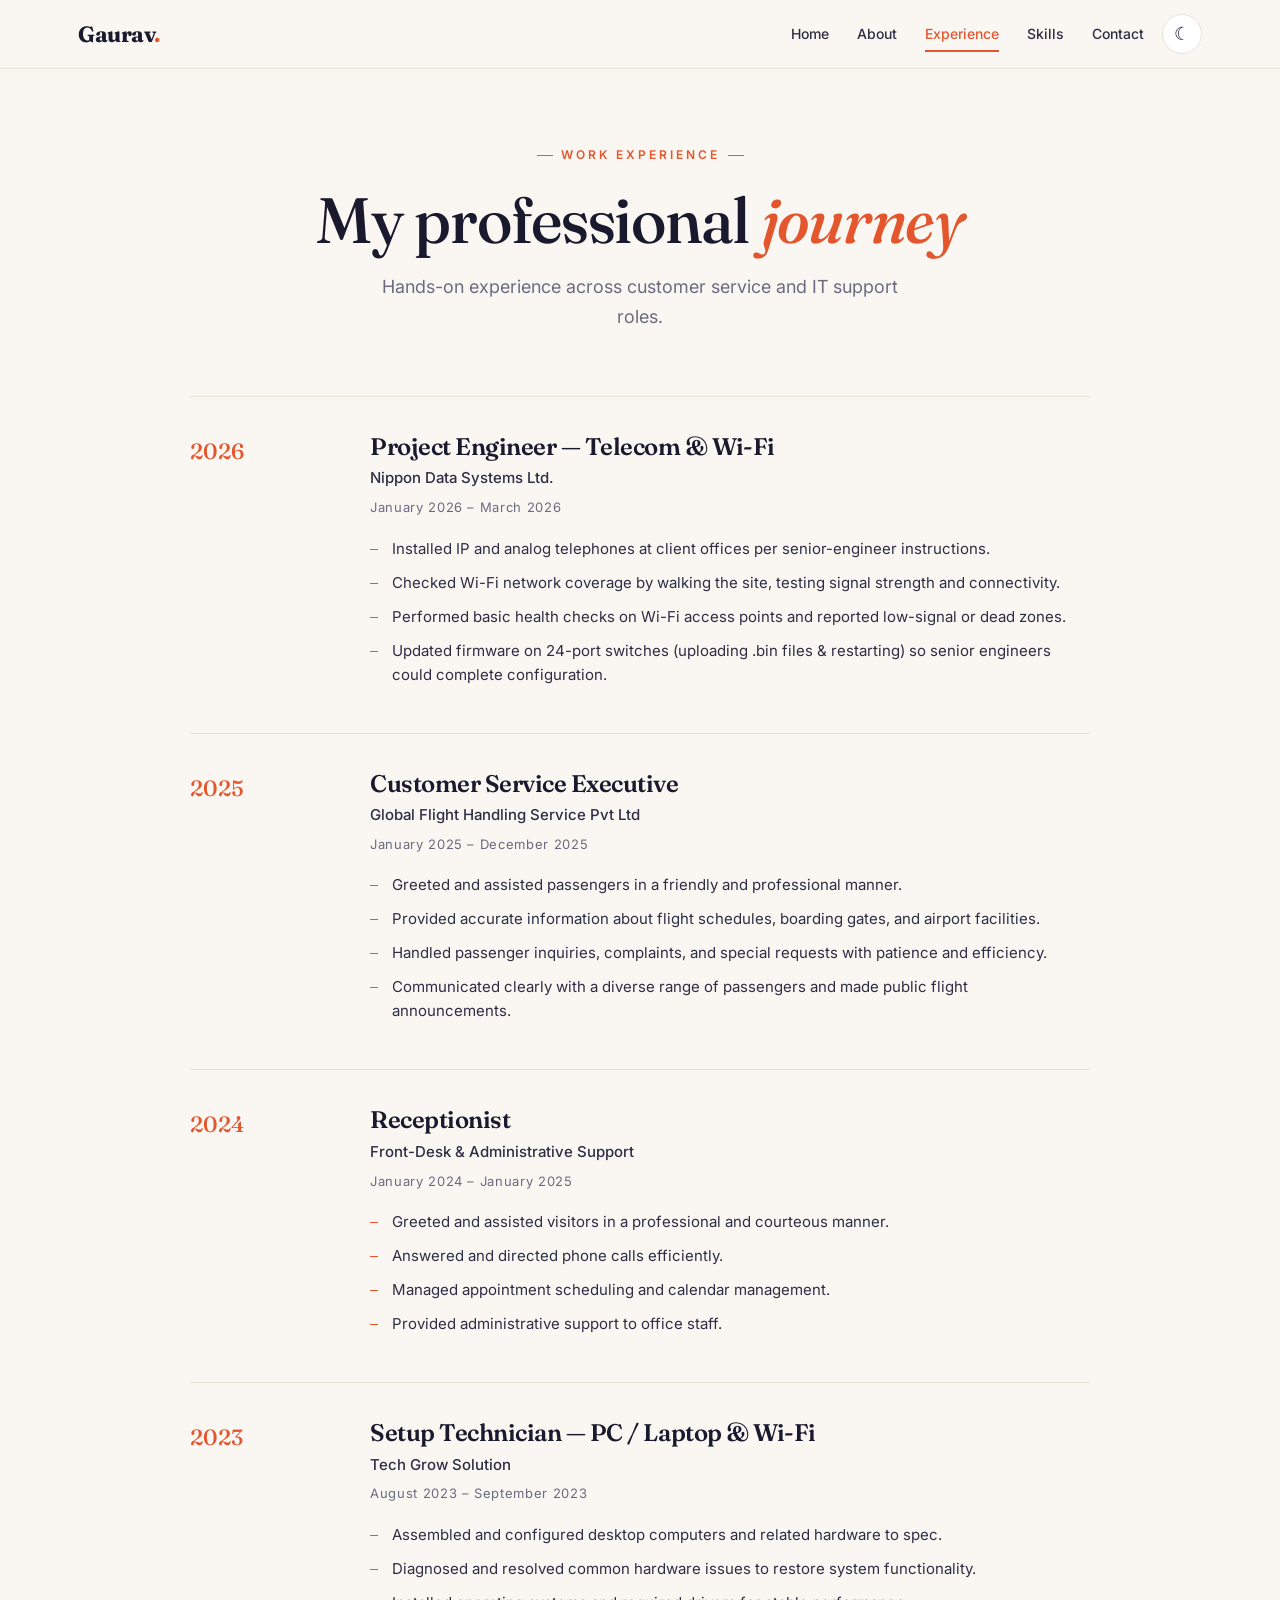
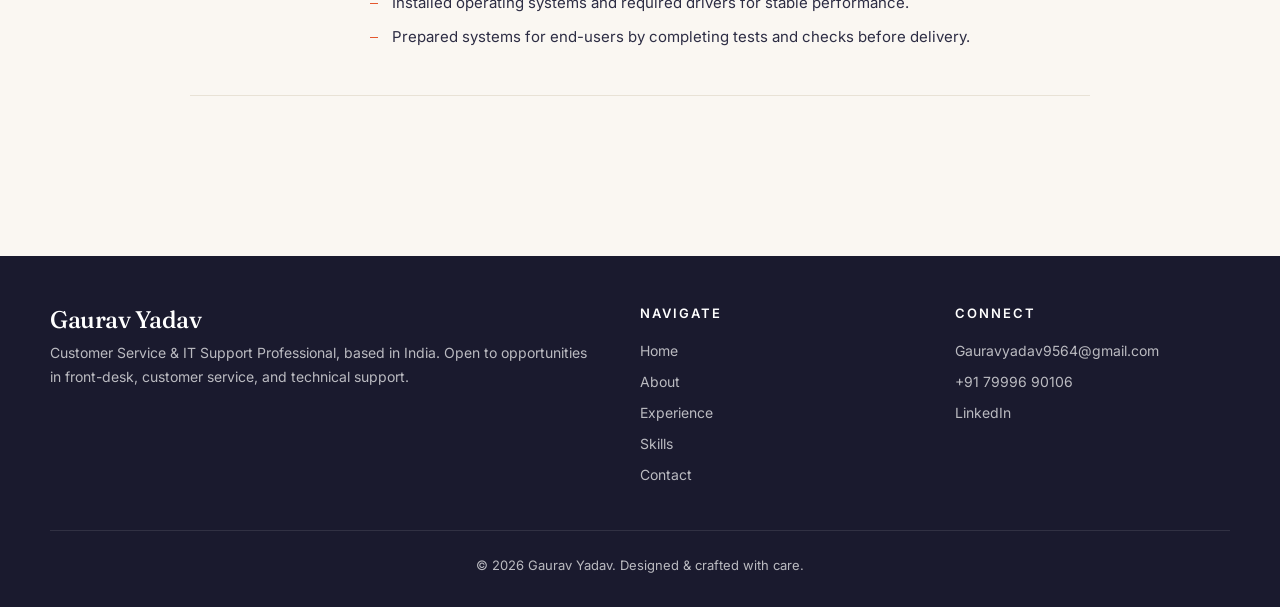
<file: experience.html>
<!DOCTYPE html>
<html lang="en">
<head>
  <meta charset="UTF-8" />
  <meta name="viewport" content="width=device-width, initial-scale=1.0, viewport-fit=cover" />
  <meta name="theme-color" content="#faf7f2" />
  <title>Experience — Gaurav Yadav</title>
  <meta name="description" content="Work experience of Gaurav Yadav across customer service and IT support roles." />
  <link rel="preconnect" href="https://fonts.googleapis.com">
  <link rel="preconnect" href="https://fonts.gstatic.com" crossorigin>
  <link href="https://fonts.googleapis.com/css2?family=Fraunces:ital,opsz,wght@0,9..144,400;0,9..144,500;0,9..144,600;0,9..144,700;1,9..144,400;1,9..144,500&family=Inter:wght@300;400;500;600;700&display=swap" rel="stylesheet">
  <link rel="icon" href="favicon.svg" type="image/svg+xml" />
  <link rel="stylesheet" href="css/style.css" />
  <script>
    (function() {
      try {
        var t = localStorage.getItem('theme');
        if (!t) t = window.matchMedia('(prefers-color-scheme: dark)').matches ? 'dark' : 'light';
        document.documentElement.setAttribute('data-theme', t);
      } catch (e) {}
    })();
  </script>
</head>
<body data-page="experience">

<nav class="nav">
  <div class="nav-inner">
    <a href="index.html" class="logo" data-bind="logo">Gaurav<span class="dot">.</span></a>
    <div class="nav-right">
      <div class="nav-links">
        <a href="index.html">Home</a>
        <a href="about.html">About</a>
        <a href="experience.html">Experience</a>
        <a href="skills.html">Skills</a>
        <a href="contact.html">Contact</a>
      </div>
      <button class="theme-toggle" aria-label="Toggle theme" title="Toggle theme">
        <span class="theme-icon">☾</span>
      </button>
      <button class="menu-btn" aria-label="Toggle menu">&#9776;</button>
    </div>
  </div>
</nav>

<main class="page">
  <div class="page-head reveal">
    <span class="eyebrow" data-bind="experience.eyebrow">Work Experience</span>
    <h1 data-bind="experience.head">My professional <em class="italic accent-text">journey</em></h1>
    <p data-bind="experience.headSubtitle">Hands-on experience across customer service and IT support roles.</p>
  </div>

  <div class="timeline" data-bind="experience.timeline">
    <div class="tl-item reveal">
      <div class="tl-year">2026</div>
      <div class="tl-content">
        <h3>Project Engineer — Telecom &amp; Wi-Fi</h3>
        <div class="company">Nippon Data Systems Ltd.</div>
        <div class="period">January 2026 – March 2026</div>
        <ul>
          <li>Installed IP and analog telephones at client offices per senior-engineer instructions.</li>
          <li>Checked Wi-Fi network coverage by walking the site, testing signal strength and connectivity.</li>
          <li>Performed basic health checks on Wi-Fi access points and reported low-signal or dead zones.</li>
          <li>Updated firmware on 24-port switches (uploading .bin files &amp; restarting) so senior engineers could complete configuration.</li>
        </ul>
      </div>
    </div>
  </div>
</main>

<footer>
  <div class="footer-inner">
    <div class="footer-brand">
      <h3 data-bind="footer.brand">Gaurav Yadav</h3>
      <p data-bind="footer.blurb">Customer Service &amp; IT Support Professional, based in India.</p>
    </div>
    <div class="footer-col">
      <h4>Navigate</h4>
      <a href="index.html">Home</a>
      <a href="about.html">About</a>
      <a href="experience.html">Experience</a>
      <a href="skills.html">Skills</a>
      <a href="contact.html">Contact</a>
    </div>
    <div class="footer-col">
      <h4>Connect</h4>
      <a href="mailto:Gauravyadav9564@gmail.com" data-bind="footer.email">Gauravyadav9564@gmail.com</a>
      <a href="tel:+917999690106" data-bind="footer.phone">+91 79996 90106</a>
      <a href="https://linkedin.com/in/gauravy-yadav" target="_blank" rel="noopener" data-bind="footer.linkedin">LinkedIn</a>
    </div>
  </div>
  <div class="footer-bot">
    &copy; <span id="yr" data-bind="footer.year"></span> <span data-bind="footer.brand">Gaurav Yadav</span>. <span data-bind="footer.credit">Designed &amp; crafted with care.</span>
  </div>
</footer>

<script src="js/content-loader.js"></script>
<script src="js/main.js"></script>
</body>
</html>
</file>
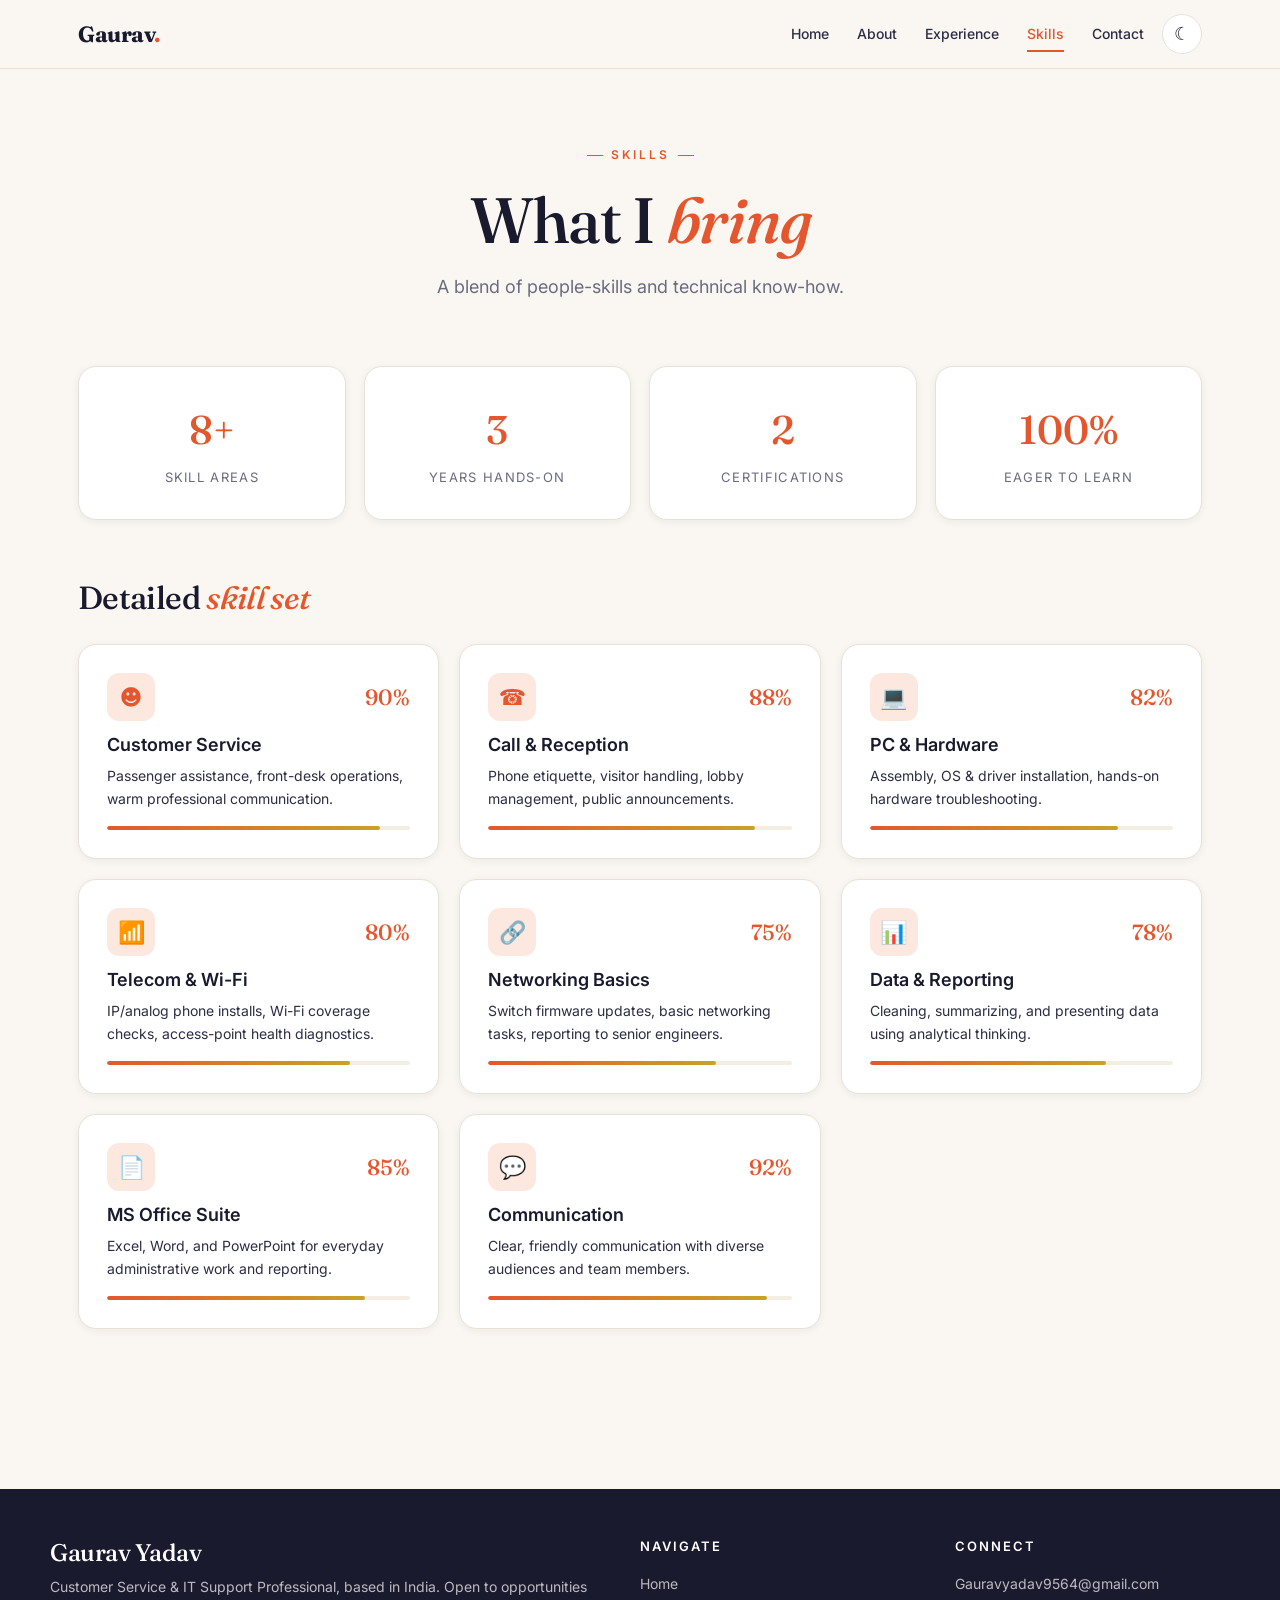
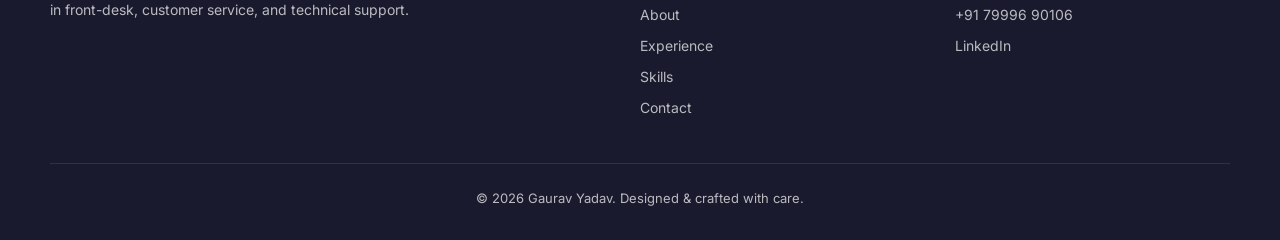
<file: skills.html>
<!DOCTYPE html>
<html lang="en">
<head>
  <meta charset="UTF-8" />
  <meta name="viewport" content="width=device-width, initial-scale=1.0, viewport-fit=cover" />
  <meta name="theme-color" content="#faf7f2" />
  <title>Skills — Gaurav Yadav</title>
  <meta name="description" content="Skills of Gaurav Yadav across customer service, networking, and IT support." />
  <link rel="preconnect" href="https://fonts.googleapis.com">
  <link rel="preconnect" href="https://fonts.gstatic.com" crossorigin>
  <link href="https://fonts.googleapis.com/css2?family=Fraunces:ital,opsz,wght@0,9..144,400;0,9..144,500;0,9..144,600;0,9..144,700;1,9..144,400;1,9..144,500&family=Inter:wght@300;400;500;600;700&display=swap" rel="stylesheet">
  <link rel="icon" href="favicon.svg" type="image/svg+xml" />
  <link rel="stylesheet" href="css/style.css" />
  <script>
    (function() {
      try {
        var t = localStorage.getItem('theme');
        if (!t) t = window.matchMedia('(prefers-color-scheme: dark)').matches ? 'dark' : 'light';
        document.documentElement.setAttribute('data-theme', t);
      } catch (e) {}
    })();
  </script>
</head>
<body data-page="skills">

<nav class="nav">
  <div class="nav-inner">
    <a href="index.html" class="logo" data-bind="logo">Gaurav<span class="dot">.</span></a>
    <div class="nav-right">
      <div class="nav-links">
        <a href="index.html">Home</a>
        <a href="about.html">About</a>
        <a href="experience.html">Experience</a>
        <a href="skills.html">Skills</a>
        <a href="contact.html">Contact</a>
      </div>
      <button class="theme-toggle" aria-label="Toggle theme" title="Toggle theme">
        <span class="theme-icon">☾</span>
      </button>
      <button class="menu-btn" aria-label="Toggle menu">&#9776;</button>
    </div>
  </div>
</nav>

<main class="page">
  <div class="page-head reveal">
    <span class="eyebrow" data-bind="skills.eyebrow">Skills</span>
    <h1 data-bind="skills.head">What I <em class="italic accent-text">bring</em></h1>
    <p data-bind="skills.headSubtitle">A blend of people-skills and technical know-how.</p>
  </div>

  <div class="skills-intro" data-bind="skills.pillars">
    <div class="skill-pillar reveal"><div class="num">8+</div><div class="lbl">Skill Areas</div></div>
    <div class="skill-pillar reveal"><div class="num">3</div><div class="lbl">Years Hands-on</div></div>
    <div class="skill-pillar reveal"><div class="num">2</div><div class="lbl">Certifications</div></div>
    <div class="skill-pillar reveal"><div class="num">100%</div><div class="lbl">Eager to Learn</div></div>
  </div>

  <h2 class="subhead reveal" data-bind="skills.subhead">Detailed <em class="italic accent-text">skill set</em></h2>

  <div class="skills-grid" data-bind="skills.grid">
    <div class="skill-card reveal">
      <div class="skill-card-top">
        <div class="skill-icon">&#9787;</div>
        <span class="pct">90%</span>
      </div>
      <h3>Customer Service</h3>
      <p>Passenger assistance, front-desk operations, warm professional communication.</p>
      <div class="skill-bar"><span data-width="90"></span></div>
    </div>
  </div>
</main>

<footer>
  <div class="footer-inner">
    <div class="footer-brand">
      <h3 data-bind="footer.brand">Gaurav Yadav</h3>
      <p data-bind="footer.blurb">Customer Service &amp; IT Support Professional, based in India.</p>
    </div>
    <div class="footer-col">
      <h4>Navigate</h4>
      <a href="index.html">Home</a>
      <a href="about.html">About</a>
      <a href="experience.html">Experience</a>
      <a href="skills.html">Skills</a>
      <a href="contact.html">Contact</a>
    </div>
    <div class="footer-col">
      <h4>Connect</h4>
      <a href="mailto:Gauravyadav9564@gmail.com" data-bind="footer.email">Gauravyadav9564@gmail.com</a>
      <a href="tel:+917999690106" data-bind="footer.phone">+91 79996 90106</a>
      <a href="https://linkedin.com/in/gauravy-yadav" target="_blank" rel="noopener" data-bind="footer.linkedin">LinkedIn</a>
    </div>
  </div>
  <div class="footer-bot">
    &copy; <span id="yr" data-bind="footer.year"></span> <span data-bind="footer.brand">Gaurav Yadav</span>. <span data-bind="footer.credit">Designed &amp; crafted with care.</span>
  </div>
</footer>

<script src="js/content-loader.js"></script>
<script src="js/main.js"></script>
</body>
</html>
</file>
<file: css/style.css>
/* ============================================
   Gaurav Yadav — Portfolio (Light + Dark themes)
   ============================================ */

/* ---------- LIGHT THEME (default) ---------- */
:root {
  --bg: #faf7f2;
  --bg-2: #f3ede2;
  --body-bg: var(--bg);
  --surface: #ffffff;
  --border: #e8e2d6;
  --text: #1a1a2e;
  --text-soft: #2d2d44;
  --muted: #6b6b80;
  --accent: #e4572e;
  --accent-soft: #fde8e0;
  --accent-2: #2d5a3d;
  --accent-2-soft: #e3ede5;
  --gold: #c9a227;

  --nav-bg: rgba(250, 247, 242, 0.85);
  --footer-bg: #1a1a2e;
  --footer-text: rgba(255, 255, 255, 0.7);
  --footer-text-strong: #ffffff;
  --footer-border: rgba(255, 255, 255, 0.1);

  --portrait-gradient: linear-gradient(135deg, #e4572e 0%, #f59e6b 50%, #c9a227 100%);
  --skill-gradient: linear-gradient(90deg, #e4572e, #c9a227);
  --input-bg: var(--bg);

  --error: #c8431f;
  --success: var(--accent-2);

  --shadow-sm: 0 2px 8px rgba(26, 26, 46, 0.06);
  --shadow-md: 0 8px 24px rgba(26, 26, 46, 0.08);
  --shadow-lg: 0 20px 50px rgba(26, 26, 46, 0.12);
  --radius: 18px;
  --radius-sm: 12px;
}

/* ---------- DARK THEME (previous palette) ---------- */
[data-theme="dark"] {
  --bg: #0b1020;
  --bg-2: rgba(255, 255, 255, 0.06);
  --body-bg:
    radial-gradient(1200px 800px at 10% -10%, #1a2255 0%, transparent 60%),
    radial-gradient(900px 600px at 110% 10%, #173a3a 0%, transparent 55%),
    #0b1020;
  --surface: rgba(255, 255, 255, 0.04);
  --border: rgba(255, 255, 255, 0.08);
  --text: #e7ecff;
  --text-soft: #c8cee8;
  --muted: #9aa3c7;
  --accent: #6c8cff;
  --accent-soft: rgba(108, 140, 255, 0.15);
  --accent-2: #7af2c8;
  --accent-2-soft: rgba(122, 242, 200, 0.15);
  --gold: #7af2c8;

  --nav-bg: rgba(11, 16, 32, 0.7);
  --footer-bg: #06091a;
  --footer-text: rgba(255, 255, 255, 0.65);
  --footer-text-strong: #ffffff;
  --footer-border: rgba(255, 255, 255, 0.08);

  --portrait-gradient: linear-gradient(135deg, #6c8cff 0%, #7af2c8 100%);
  --skill-gradient: linear-gradient(90deg, #6c8cff, #7af2c8);
  --input-bg: rgba(255, 255, 255, 0.04);

  --error: #ff8a8a;
  --success: #7af2c8;

  --shadow-sm: 0 2px 10px rgba(0, 0, 0, 0.25);
  --shadow-md: 0 10px 30px rgba(0, 0, 0, 0.35);
  --shadow-lg: 0 22px 56px rgba(0, 0, 0, 0.5);
}

* { box-sizing: border-box; margin: 0; padding: 0; -webkit-tap-highlight-color: transparent; }
html { scroll-behavior: smooth; }

body {
  font-family: 'Inter', system-ui, -apple-system, sans-serif;
  color: var(--text);
  background: var(--body-bg);
  line-height: 1.65;
  min-height: 100vh;
  overflow-x: hidden;
  -webkit-font-smoothing: antialiased;
  -moz-osx-font-smoothing: grayscale;
  transition: background 0.35s ease, color 0.35s ease;
}

h1, h2, h3, h4 {
  font-family: 'Fraunces', 'Playfair Display', Georgia, serif;
  font-weight: 600;
  line-height: 1.15;
  letter-spacing: -0.02em;
  color: var(--text);
}
a { color: inherit; text-decoration: none; }
img { max-width: 100%; display: block; }

.serif { font-family: 'Fraunces', 'Playfair Display', Georgia, serif; }
.accent-text { color: var(--accent); }
.italic { font-style: italic; }

/* ============================================
   NAVIGATION
   ============================================ */
.nav {
  position: fixed;
  top: 0; left: 0; right: 0;
  z-index: 50;
  background: var(--nav-bg);
  backdrop-filter: blur(14px);
  -webkit-backdrop-filter: blur(14px);
  border-bottom: 1px solid var(--border);
  transition: background 0.35s ease, border-color 0.35s ease;
}
.nav-inner {
  max-width: 1180px;
  margin: 0 auto;
  display: flex;
  align-items: center;
  justify-content: space-between;
  padding: 14px 28px;
}
.logo {
  font-family: 'Fraunces', serif;
  font-weight: 700;
  font-size: 22px;
  letter-spacing: -0.02em;
  color: var(--text);
}
.logo .dot { color: var(--accent); }

.nav-right {
  display: flex;
  align-items: center;
  gap: 18px;
}
.nav-links {
  display: flex;
  gap: 28px;
  align-items: center;
}
.nav-links a {
  font-size: 14px;
  font-weight: 500;
  color: var(--text-soft);
  transition: color 0.2s;
  position: relative;
  padding: 4px 0;
}
.nav-links a:hover { color: var(--accent); }
.nav-links a.active { color: var(--accent); }
.nav-links a.active::after {
  content: '';
  position: absolute;
  bottom: -2px;
  left: 0; right: 0;
  height: 2px;
  background: var(--accent);
}

/* Theme toggle */
.theme-toggle {
  width: 40px;
  height: 40px;
  border-radius: 50%;
  background: var(--surface);
  border: 1px solid var(--border);
  color: var(--text);
  cursor: pointer;
  display: flex;
  align-items: center;
  justify-content: center;
  font-size: 18px;
  transition: all 0.25s ease;
  padding: 0;
  flex-shrink: 0;
}
.theme-toggle:hover {
  border-color: var(--accent);
  transform: rotate(15deg);
  color: var(--accent);
}
.theme-toggle .theme-icon { line-height: 1; }

.menu-btn {
  display: none;
  background: var(--surface);
  border: 1px solid var(--border);
  color: var(--text);
  font-size: 22px;
  cursor: pointer;
  width: 40px;
  height: 40px;
  border-radius: 50%;
  align-items: center;
  justify-content: center;
  padding: 0;
}

/* ============================================
   PAGE
   ============================================ */
.page {
  max-width: 1180px;
  margin: 0 auto;
  padding: 140px 28px 80px;
}
.page-head {
  text-align: center;
  margin-bottom: 64px;
  max-width: 720px;
  margin-left: auto;
  margin-right: auto;
}
.eyebrow {
  display: inline-block;
  color: var(--accent);
  font-size: 12px;
  font-weight: 600;
  letter-spacing: 0.25em;
  text-transform: uppercase;
  margin-bottom: 18px;
  position: relative;
  padding: 0 24px;
}
.eyebrow::before,
.eyebrow::after {
  content: '';
  position: absolute;
  top: 50%;
  width: 16px;
  height: 1px;
  background: var(--accent);
}
.eyebrow::before { left: 0; }
.eyebrow::after { right: 0; }

.page-head h1 {
  font-size: clamp(36px, 6vw, 64px);
  font-weight: 500;
  margin-bottom: 16px;
}
.page-head p {
  color: var(--muted);
  font-size: clamp(15px, 1.6vw, 18px);
  max-width: 540px;
  margin: 0 auto;
}

/* ============================================
   BUTTONS
   ============================================ */
.btn {
  display: inline-flex;
  align-items: center;
  gap: 10px;
  padding: 14px 28px;
  border-radius: 999px;
  font-weight: 500;
  font-size: 15px;
  transition: all 0.25s ease;
  cursor: pointer;
  border: 1px solid transparent;
  font-family: inherit;
  min-height: 48px;
}
.btn-primary {
  background: var(--accent);
  color: #fff;
  box-shadow: var(--shadow-md);
}
.btn-primary:hover {
  filter: brightness(0.92);
  transform: translateY(-2px);
  box-shadow: var(--shadow-lg);
}
[data-theme="dark"] .btn-primary { color: #0b1020; }
[data-theme="dark"] .btn-primary:hover { filter: brightness(1.08); }

.btn-ghost {
  background: transparent;
  color: var(--text);
  border-color: var(--text);
}
.btn-ghost:hover {
  background: var(--text);
  color: var(--bg);
}

/* ============================================
   HOME — HERO
   ============================================ */
.hero {
  max-width: 1180px;
  margin: 0 auto;
  padding: 130px 28px 60px;
  display: grid;
  grid-template-columns: 1.2fr 1fr;
  gap: 60px;
  align-items: center;
}
.hero-meta {
  display: flex;
  align-items: center;
  gap: 12px;
  margin-bottom: 24px;
  color: var(--muted);
  font-size: 13px;
  letter-spacing: 0.15em;
  text-transform: uppercase;
  font-weight: 500;
}
.hero-meta .line {
  width: 36px;
  height: 1px;
  background: var(--accent);
}
.hero h1.title {
  font-size: clamp(44px, 7vw, 84px);
  font-weight: 400;
  margin-bottom: 24px;
}
.hero h1.title em {
  font-style: italic;
  color: var(--accent);
  font-weight: 500;
}
.hero .subtitle {
  font-size: clamp(15px, 1.6vw, 18px);
  color: var(--text-soft);
  max-width: 520px;
  margin-bottom: 36px;
}
.cta-row { display: flex; gap: 14px; flex-wrap: wrap; }

/* Hero portrait */
.portrait-wrap {
  position: relative;
  padding: 30px;
}
.portrait-bg {
  position: absolute;
  top: 0; right: 0;
  width: 88%;
  height: 88%;
  background: var(--accent-soft);
  border-radius: 50% 50% 50% 50% / 60% 60% 40% 40%;
  z-index: 0;
  transition: background 0.35s ease;
}
.portrait {
  position: relative;
  z-index: 1;
  aspect-ratio: 4/5;
  border-radius: 240px 240px 24px 24px;
  background: var(--portrait-gradient);
  display: flex;
  align-items: center;
  justify-content: center;
  font-family: 'Fraunces', serif;
  font-size: clamp(80px, 12vw, 140px);
  font-weight: 600;
  color: #fff;
  box-shadow: var(--shadow-lg);
  overflow: hidden;
  transition: background 0.35s ease, box-shadow 0.35s ease;
}
[data-theme="dark"] .portrait { color: #0b1020; }
.portrait img { width: 100%; height: 100%; object-fit: cover; display: block; }
.about-photo {
  width: 128px; height: 128px; border-radius: 50%; object-fit: cover;
  margin-bottom: 20px; border: 4px solid var(--accent-soft); box-shadow: var(--shadow-lg);
}

.portrait-tag {
  position: absolute;
  bottom: -10px;
  left: 50%;
  transform: translateX(-50%);
  background: var(--text);
  color: var(--bg);
  padding: 12px 24px;
  border-radius: 999px;
  font-size: 12px;
  font-weight: 500;
  letter-spacing: 0.1em;
  text-transform: uppercase;
  white-space: nowrap;
  z-index: 2;
  box-shadow: var(--shadow-md);
  transition: background 0.35s ease, color 0.35s ease;
}

/* Stats strip */
.stats-strip {
  max-width: 1180px;
  margin: 0 auto;
  padding: 40px 28px 0;
  border-top: 1px solid var(--border);
}
.stats-row {
  display: grid;
  grid-template-columns: repeat(4, 1fr);
  gap: 0;
}
.stat-cell {
  padding: 30px 20px;
  text-align: center;
  border-right: 1px solid var(--border);
}
.stat-cell:last-child { border-right: 0; }
.stat-cell .num {
  font-family: 'Fraunces', serif;
  font-size: clamp(28px, 4vw, 40px);
  font-weight: 500;
  color: var(--text);
  display: block;
}
.stat-cell .lbl {
  color: var(--muted);
  font-size: 12px;
  letter-spacing: 0.15em;
  text-transform: uppercase;
  margin-top: 6px;
}

/* Selected experience preview */
.preview-section {
  max-width: 1180px;
  margin: 0 auto;
  padding: 80px 28px;
}
.preview-head {
  display: flex;
  justify-content: space-between;
  align-items: end;
  margin-bottom: 40px;
  flex-wrap: wrap;
  gap: 20px;
}
.preview-head h2 {
  font-size: clamp(28px, 4vw, 44px);
  font-weight: 500;
}
.preview-head a {
  color: var(--accent);
  font-weight: 500;
  font-size: 14px;
  letter-spacing: 0.05em;
}
.preview-head a:hover { text-decoration: underline; }

.preview-grid {
  display: grid;
  grid-template-columns: repeat(auto-fit, minmax(260px, 1fr));
  gap: 24px;
}
.preview-card {
  background: var(--surface);
  border: 1px solid var(--border);
  border-radius: var(--radius);
  padding: 28px;
  transition: all 0.3s ease;
}
.preview-card:hover {
  transform: translateY(-4px);
  box-shadow: var(--shadow-md);
  border-color: var(--accent);
}
.preview-card .yr {
  display: inline-block;
  color: var(--accent);
  font-size: 12px;
  font-weight: 600;
  letter-spacing: 0.15em;
  margin-bottom: 12px;
}
.preview-card h3 { font-size: 20px; margin-bottom: 6px; }
.preview-card .co { color: var(--muted); font-size: 14px; margin-bottom: 14px; }
.preview-card p { color: var(--text-soft); font-size: 14px; }

/* ============================================
   ABOUT
   ============================================ */
.about-grid {
  display: grid;
  grid-template-columns: 1.2fr 1fr;
  gap: 60px;
  align-items: start;
  margin-bottom: 80px;
}
.about-text h2 {
  font-size: clamp(28px, 4vw, 40px);
  font-weight: 500;
  margin-bottom: 20px;
}
.about-text p {
  color: var(--text-soft);
  font-size: 17px;
  margin-bottom: 20px;
}
.about-text p strong { color: var(--text); font-weight: 600; }
.about-text .lead {
  font-family: 'Fraunces', serif;
  font-size: 22px;
  font-style: italic;
  color: var(--text);
  line-height: 1.4;
  padding-left: 20px;
  border-left: 3px solid var(--accent);
  margin: 30px 0;
}

.about-side {
  background: var(--surface);
  border: 1px solid var(--border);
  border-radius: var(--radius);
  padding: 32px;
  box-shadow: var(--shadow-sm);
  transition: background 0.35s ease, border-color 0.35s ease;
}
.about-side h3 { font-size: 18px; margin-bottom: 20px; font-weight: 600; }
.fact-row {
  display: flex;
  justify-content: space-between;
  padding: 14px 0;
  border-bottom: 1px solid var(--border);
  font-size: 14px;
}
.fact-row:last-child { border-bottom: 0; }
.fact-row .lbl { color: var(--muted); }
.fact-row .val { color: var(--text); font-weight: 500; text-align: right; }

.subhead {
  font-size: clamp(24px, 3vw, 32px);
  margin-bottom: 28px;
  font-weight: 500;
}

.edu-grid {
  display: grid;
  grid-template-columns: 1fr 1fr;
  gap: 24px;
}
.edu-card, .cert-card {
  background: var(--surface);
  border: 1px solid var(--border);
  border-radius: var(--radius);
  padding: 32px;
  box-shadow: var(--shadow-sm);
  transition: background 0.35s ease, border-color 0.35s ease;
}
.edu-card h3 { font-size: 22px; margin-bottom: 6px; font-weight: 600; }
.edu-card .school {
  color: var(--accent);
  font-size: 14px;
  margin-bottom: 18px;
  font-weight: 500;
}
.edu-card .meta {
  display: flex;
  gap: 24px;
  flex-wrap: wrap;
  color: var(--muted);
  font-size: 14px;
  padding-top: 14px;
  border-top: 1px solid var(--border);
}
.edu-card .meta strong { color: var(--text); }

.cert-list { display: flex; flex-direction: column; gap: 14px; margin-top: 18px; }
.cert-item {
  display: flex;
  gap: 16px;
  align-items: center;
  padding: 16px;
  border-radius: var(--radius-sm);
  background: var(--bg-2);
  transition: all 0.2s;
}
.cert-item:hover { background: var(--accent-soft); }
.cert-item .ico {
  width: 40px;
  height: 40px;
  border-radius: 50%;
  background: var(--accent);
  color: #fff;
  display: flex;
  align-items: center;
  justify-content: center;
  font-size: 16px;
  flex-shrink: 0;
}
[data-theme="dark"] .cert-item .ico { color: #0b1020; }
.cert-item h4 {
  font-size: 15px;
  font-weight: 600;
  font-family: 'Inter', sans-serif;
  letter-spacing: 0;
  color: var(--text);
}
.cert-item p { font-size: 13px; color: var(--muted); }

/* ============================================
   EXPERIENCE — Timeline (editorial)
   ============================================ */
.timeline {
  max-width: 900px;
  margin: 0 auto;
  position: relative;
}
.tl-item {
  display: grid;
  grid-template-columns: 140px 1fr;
  gap: 40px;
  padding: 36px 0;
  border-top: 1px solid var(--border);
  align-items: start;
}
.tl-item:last-child { border-bottom: 1px solid var(--border); }
.tl-year {
  font-family: 'Fraunces', serif;
  font-size: 22px;
  font-weight: 500;
  color: var(--accent);
}
.tl-content h3 { font-size: 24px; margin-bottom: 6px; font-weight: 600; }
.tl-content .company {
  color: var(--text-soft);
  font-size: 15px;
  margin-bottom: 6px;
  font-weight: 500;
}
.tl-content .period {
  color: var(--muted);
  font-size: 13px;
  margin-bottom: 18px;
  letter-spacing: 0.05em;
}
.tl-content ul { list-style: none; padding: 0; }
.tl-content ul li {
  color: var(--text-soft);
  font-size: 15px;
  padding-left: 22px;
  position: relative;
  margin-bottom: 10px;
  line-height: 1.6;
}
.tl-content ul li::before {
  content: '';
  position: absolute;
  left: 0; top: 12px;
  width: 8px;
  height: 1px;
  background: var(--accent);
}

/* ============================================
   SKILLS
   ============================================ */
.skills-intro {
  display: grid;
  grid-template-columns: repeat(auto-fit, minmax(220px, 1fr));
  gap: 18px;
  margin-bottom: 60px;
}
.skill-pillar {
  text-align: center;
  padding: 30px 20px;
  background: var(--surface);
  border: 1px solid var(--border);
  border-radius: var(--radius);
  box-shadow: var(--shadow-sm);
  transition: background 0.35s ease, border-color 0.35s ease;
}
.skill-pillar .num {
  font-family: 'Fraunces', serif;
  font-size: 40px;
  color: var(--accent);
  font-weight: 500;
}
.skill-pillar .lbl {
  color: var(--muted);
  font-size: 13px;
  letter-spacing: 0.1em;
  text-transform: uppercase;
  margin-top: 4px;
}

.skills-grid {
  display: grid;
  grid-template-columns: repeat(auto-fit, minmax(280px, 1fr));
  gap: 20px;
}
.skill-card {
  background: var(--surface);
  border: 1px solid var(--border);
  border-radius: var(--radius);
  padding: 28px;
  transition: all 0.3s ease;
  box-shadow: var(--shadow-sm);
}
.skill-card:hover {
  transform: translateY(-4px);
  border-color: var(--accent);
  box-shadow: var(--shadow-md);
}
.skill-card-top {
  display: flex;
  align-items: center;
  justify-content: space-between;
  margin-bottom: 14px;
}
.skill-card .skill-icon {
  width: 48px;
  height: 48px;
  border-radius: 12px;
  background: var(--accent-soft);
  color: var(--accent);
  display: flex;
  align-items: center;
  justify-content: center;
  font-size: 22px;
}
.skill-card .pct {
  font-family: 'Fraunces', serif;
  font-size: 22px;
  color: var(--accent);
  font-weight: 500;
}
.skill-card h3 {
  font-size: 18px;
  margin-bottom: 8px;
  font-weight: 600;
  font-family: 'Inter', sans-serif;
  letter-spacing: 0;
}
.skill-card p { color: var(--text-soft); font-size: 14px; margin-bottom: 16px; }
.skill-bar {
  height: 4px;
  background: var(--bg-2);
  border-radius: 999px;
  overflow: hidden;
}
.skill-bar > span {
  display: block;
  height: 100%;
  background: var(--skill-gradient);
  border-radius: 999px;
  width: 0;
  transition: width 1.2s cubic-bezier(0.22, 1, 0.36, 1);
}

/* ============================================
   CONTACT
   ============================================ */
.contact-grid {
  display: grid;
  grid-template-columns: 1fr 1.3fr;
  gap: 40px;
  align-items: start;
}
.contact-info { display: flex; flex-direction: column; gap: 14px; }
.contact-block {
  background: var(--surface);
  border: 1px solid var(--border);
  border-radius: var(--radius);
  padding: 22px;
  display: flex;
  align-items: center;
  gap: 16px;
  transition: all 0.25s ease;
  box-shadow: var(--shadow-sm);
  min-height: 88px;
  color: var(--text);
}
.contact-block:hover {
  transform: translateY(-2px);
  border-color: var(--accent);
  box-shadow: var(--shadow-md);
}
.contact-block .ico-lg {
  width: 54px;
  height: 54px;
  border-radius: 16px;
  background: var(--accent-soft);
  color: var(--accent);
  display: flex;
  align-items: center;
  justify-content: center;
  font-size: 24px;
  flex-shrink: 0;
}
.contact-block .lbl-sm {
  color: var(--muted);
  font-size: 11px;
  letter-spacing: 0.18em;
  text-transform: uppercase;
  margin-bottom: 4px;
}
.contact-block .val {
  font-size: 15px;
  font-weight: 500;
  color: var(--text);
  word-break: break-all;
}

.contact-form {
  background: var(--surface);
  border: 1px solid var(--border);
  border-radius: var(--radius);
  padding: 36px;
  box-shadow: var(--shadow-sm);
  transition: background 0.35s ease, border-color 0.35s ease;
}
.contact-form h2 { font-size: 26px; margin-bottom: 6px; font-weight: 500; }
.contact-form .lead-note { color: var(--muted); font-size: 14px; margin-bottom: 24px; }
.form-group { margin-bottom: 18px; }
.form-group label {
  display: block;
  font-size: 12px;
  color: var(--muted);
  margin-bottom: 8px;
  font-weight: 500;
  letter-spacing: 0.1em;
  text-transform: uppercase;
}
.form-group input,
.form-group textarea {
  width: 100%;
  padding: 14px 16px;
  border-radius: var(--radius-sm);
  background: var(--input-bg);
  border: 1px solid var(--border);
  color: var(--text);
  font-family: inherit;
  font-size: 15px;
  transition: all 0.2s;
  min-height: 48px;
}
.form-group input::placeholder,
.form-group textarea::placeholder { color: var(--muted); opacity: 0.7; }
.form-group input:focus,
.form-group textarea:focus {
  outline: none;
  border-color: var(--accent);
  background: var(--surface);
  box-shadow: 0 0 0 4px var(--accent-soft);
}
.form-group textarea { resize: vertical; min-height: 140px; }
.form-msg { margin-top: 14px; font-size: 14px; min-height: 20px; }
.form-msg.error { color: var(--error); }
.form-msg.success { color: var(--success); }

/* ============================================
   FOOTER
   ============================================ */
footer {
  margin-top: 80px;
  padding: 50px 28px 30px;
  background: var(--footer-bg);
  color: var(--footer-text);
  transition: background 0.35s ease, color 0.35s ease;
}
.footer-inner {
  max-width: 1180px;
  margin: 0 auto;
  display: grid;
  grid-template-columns: 2fr 1fr 1fr;
  gap: 40px;
  margin-bottom: 40px;
}
.footer-brand h3 {
  color: var(--footer-text-strong);
  font-size: 24px;
  margin-bottom: 8px;
  font-weight: 500;
}
.footer-brand p { font-size: 14px; }
.footer-col h4 {
  color: var(--footer-text-strong);
  font-size: 13px;
  letter-spacing: 0.15em;
  text-transform: uppercase;
  margin-bottom: 14px;
  font-family: 'Inter', sans-serif;
  font-weight: 600;
}
.footer-col a {
  display: block;
  font-size: 14px;
  padding: 4px 0;
  transition: color 0.2s;
}
.footer-col a:hover { color: var(--accent); }
.footer-bot {
  max-width: 1180px;
  margin: 0 auto;
  border-top: 1px solid var(--footer-border);
  padding-top: 24px;
  text-align: center;
  font-size: 13px;
}

/* ============================================
   REVEAL ANIMATIONS
   ============================================ */
.reveal {
  opacity: 0;
  transform: translateY(30px);
  transition: opacity 0.8s ease, transform 0.8s ease;
}
.reveal.in {
  opacity: 1;
  transform: translateY(0);
}

/* ============================================
   RESPONSIVE
   ============================================ */
@media (max-width: 960px) {
  .hero {
    grid-template-columns: 1fr;
    padding-top: 110px;
    gap: 50px;
    text-align: center;
  }
  .hero-meta { justify-content: center; }
  .cta-row { justify-content: center; }
  .hero .subtitle { margin-left: auto; margin-right: auto; }
  .portrait-wrap { max-width: 340px; margin: 0 auto; }

  .about-grid,
  .contact-grid { grid-template-columns: 1fr; gap: 30px; }
  .edu-grid { grid-template-columns: 1fr; }

  .stats-row { grid-template-columns: 1fr 1fr; }
  .stat-cell:nth-child(2) { border-right: 0; }
  .stat-cell:nth-child(1),
  .stat-cell:nth-child(2) { border-bottom: 1px solid var(--border); }

  .footer-inner { grid-template-columns: 1fr; gap: 30px; }
}

@media (max-width: 720px) {
  .nav-inner { padding: 12px 16px; }
  .nav-right { gap: 8px; }
  .logo { font-size: 20px; }
  .nav-links {
    display: none;
    position: absolute;
    top: 100%; left: 0; right: 0;
    flex-direction: column;
    gap: 0;
    background: var(--surface);
    border-bottom: 1px solid var(--border);
    padding: 8px 20px;
    box-shadow: var(--shadow-md);
    max-height: calc(100vh - 60px);
    overflow-y: auto;
  }
  .nav-links.open { display: flex; }
  .nav-links a {
    padding: 16px 0;
    border-bottom: 1px solid var(--border);
    width: 100%;
    font-size: 15px;
    min-height: 48px;
    display: flex;
    align-items: center;
  }
  .nav-links a:last-child { border-bottom: 0; }
  .menu-btn { display: flex; }
  .theme-toggle,
  .menu-btn { width: 40px; height: 40px; font-size: 17px; }

  .page { padding: 100px 18px 56px; }
  .hero { padding: 92px 18px 30px; gap: 36px; }
  .hero h1.title { line-height: 1.1; }
  .hero .subtitle { margin-bottom: 28px; }
  .stats-strip { padding: 24px 18px 0; }
  .preview-section { padding: 50px 18px; }

  .tl-item {
    grid-template-columns: 1fr;
    gap: 10px;
    padding: 24px 0;
  }
  .tl-year { font-size: 18px; }
  .tl-content h3 { font-size: 20px; }
  .tl-content ul li { font-size: 14px; }

  .contact-form { padding: 22px; }
  .about-side, .edu-card, .cert-card { padding: 22px; }
  .skill-card { padding: 20px; }
  .preview-card { padding: 22px; }

  .btn { padding: 13px 22px; font-size: 14px; width: 100%; justify-content: center; }
  .cta-row { gap: 10px; flex-direction: column; align-items: stretch; }
  .cta-row .btn { width: 100%; }

  .preview-head { flex-direction: column; align-items: flex-start; gap: 12px; }
  .page-head { margin-bottom: 44px; }

  .contact-block { padding: 18px; min-height: 76px; }
  .contact-block .ico-lg { width: 46px; height: 46px; font-size: 20px; border-radius: 12px; }
  .contact-block .val { font-size: 14px; }

  .form-group input,
  .form-group textarea { font-size: 16px; padding: 13px 14px; }

  footer { padding: 40px 18px 24px; }
  .footer-brand h3 { font-size: 22px; }
}

@media (max-width: 480px) {
  .stats-row { grid-template-columns: 1fr; }
  .stat-cell {
    border-right: 0;
    border-bottom: 1px solid var(--border);
    padding: 20px 14px;
  }
  .stat-cell:last-child { border-bottom: 0; }
  .stat-cell .num { font-size: 30px; }

  .hero { padding: 84px 16px 24px; }
  .hero h1.title { font-size: clamp(32px, 9vw, 42px); }
  .hero .subtitle { font-size: 15px; }
  .portrait-wrap { max-width: 280px; padding: 20px; }
  .portrait-tag { font-size: 11px; padding: 10px 18px; }

  .page { padding: 92px 16px 48px; }
  .page-head { margin-bottom: 36px; }
  .page-head h1 { font-size: clamp(28px, 8vw, 36px); }
  .page-head p { font-size: 14px; }
  .eyebrow { font-size: 11px; letter-spacing: 0.2em; }

  .preview-section { padding: 40px 16px; }
  .preview-head h2 { font-size: 28px; }
  .preview-card { padding: 20px; }
  .preview-card h3 { font-size: 18px; }

  .subhead { font-size: 24px; margin-bottom: 22px; }
  .about-text p, .about-text .lead { font-size: 15px; }
  .about-text .lead { font-size: 18px; padding-left: 16px; margin: 22px 0; }
  .fact-row { font-size: 13px; padding: 12px 0; }

  .skill-pillar { padding: 22px 14px; }
  .skill-pillar .num { font-size: 32px; }
  .skill-card h3 { font-size: 17px; }
  .skill-card p { font-size: 13px; }

  .contact-form { padding: 20px; }
  .contact-form h2 { font-size: 22px; }
  .contact-block { padding: 16px; gap: 12px; }
  .contact-block .ico-lg { width: 42px; height: 42px; font-size: 18px; }

  .stats-strip { padding: 18px 16px 0; }

  footer { padding: 36px 16px 20px; margin-top: 56px; }
  .footer-brand p { font-size: 13px; }
  .footer-col a { font-size: 13px; }
  .footer-bot { font-size: 12px; padding-top: 18px; }
}

/* Landscape phones — keep hero compact so portrait isn't pushed below fold */
@media (max-height: 520px) and (max-width: 960px) and (orientation: landscape) {
  .hero { padding-top: 80px; padding-bottom: 24px; gap: 28px; }
  .portrait-wrap { max-width: 220px; padding: 16px; }
}

/* Honor reduced-motion */
@media (prefers-reduced-motion: reduce) {
  .reveal { opacity: 1; transform: none; transition: none; }
  *, *::before, *::after { transition-duration: 0.01ms !important; animation-duration: 0.01ms !important; }
  html { scroll-behavior: auto; }
}

/* ============================================
   ADMIN PAGE
   ============================================ */
.admin-shell {
  max-width: 1180px;
  margin: 0 auto;
  padding: 110px 24px 80px;
}
.admin-head {
  display: flex;
  justify-content: space-between;
  align-items: center;
  gap: 16px;
  margin-bottom: 28px;
  flex-wrap: wrap;
}
.admin-head h1 { font-size: clamp(28px, 4vw, 40px); font-weight: 500; }
.admin-actions { display: flex; gap: 10px; flex-wrap: wrap; }
.admin-actions .btn { padding: 11px 18px; font-size: 14px; min-height: 44px; }
.admin-tabs {
  display: flex;
  gap: 6px;
  flex-wrap: wrap;
  margin-bottom: 24px;
  border-bottom: 1px solid var(--border);
  padding-bottom: 4px;
}
.admin-tabs button {
  background: transparent;
  border: 0;
  padding: 10px 14px;
  font-family: inherit;
  font-size: 14px;
  font-weight: 500;
  color: var(--muted);
  cursor: pointer;
  border-radius: 8px 8px 0 0;
  border-bottom: 2px solid transparent;
  transition: color 0.2s, border-color 0.2s, background 0.2s;
  min-height: 44px;
}
.admin-tabs button:hover { color: var(--text); background: var(--bg-2); }
.admin-tabs button.active { color: var(--accent); border-bottom-color: var(--accent); }

.admin-panel { display: none; animation: fadeIn 0.25s ease; }
.admin-panel.active { display: block; }
@keyframes fadeIn { from { opacity: 0; } to { opacity: 1; } }

.admin-card {
  background: var(--surface);
  border: 1px solid var(--border);
  border-radius: var(--radius);
  padding: 22px;
  margin-bottom: 18px;
  box-shadow: var(--shadow-sm);
}
.admin-card h3 {
  font-size: 16px;
  font-family: 'Inter', sans-serif;
  letter-spacing: 0;
  font-weight: 600;
  margin-bottom: 16px;
  display: flex;
  justify-content: space-between;
  align-items: center;
}
.admin-card h3 .small-actions { display: flex; gap: 6px; }
.admin-field { margin-bottom: 14px; }
.admin-field label {
  display: block;
  font-size: 12px;
  letter-spacing: 0.1em;
  text-transform: uppercase;
  color: var(--muted);
  font-weight: 500;
  margin-bottom: 6px;
}
.admin-field input,
.admin-field textarea {
  width: 100%;
  padding: 11px 13px;
  background: var(--input-bg);
  border: 1px solid var(--border);
  border-radius: var(--radius-sm);
  color: var(--text);
  font-family: inherit;
  font-size: 16px; /* >=16px prevents iOS zoom-on-focus when editing on mobile */
  min-height: 44px;
}
.admin-field textarea { min-height: 90px; resize: vertical; line-height: 1.55; }
.admin-field input:focus,
.admin-field textarea:focus {
  outline: none;
  border-color: var(--accent);
  box-shadow: 0 0 0 3px var(--accent-soft);
}
.admin-grid-2 { display: grid; grid-template-columns: 1fr 1fr; gap: 12px; }
@media (max-width: 600px) { .admin-grid-2 { grid-template-columns: 1fr; } }

.admin-mini-btn {
  background: transparent;
  border: 1px solid var(--border);
  border-radius: 8px;
  padding: 6px 10px;
  font-family: inherit;
  font-size: 12px;
  color: var(--text-soft);
  cursor: pointer;
  min-height: 32px;
  transition: all 0.2s;
}
.admin-mini-btn:hover { border-color: var(--accent); color: var(--accent); }
.admin-mini-btn.danger:hover { border-color: var(--error); color: var(--error); }

.admin-status {
  margin-left: auto;
  font-size: 13px;
  color: var(--muted);
  padding: 6px 10px;
  border-radius: 8px;
  background: var(--bg-2);
}
.admin-status.saved { color: var(--success); background: var(--accent-2-soft); }

.admin-login {
  max-width: 380px;
  margin: 140px auto 80px;
  background: var(--surface);
  border: 1px solid var(--border);
  border-radius: var(--radius);
  padding: 32px;
  box-shadow: var(--shadow-md);
  text-align: center;
}
.admin-login h2 { font-size: 22px; margin-bottom: 8px; font-weight: 500; }
.admin-login p { color: var(--muted); font-size: 14px; margin-bottom: 20px; }
.admin-login input {
  width: 100%;
  padding: 13px 16px;
  background: var(--input-bg);
  border: 1px solid var(--border);
  border-radius: var(--radius-sm);
  color: var(--text);
  font-family: inherit;
  font-size: 15px;
  margin-bottom: 14px;
  min-height: 48px;
}
.admin-login input:focus { outline: none; border-color: var(--accent); box-shadow: 0 0 0 3px var(--accent-soft); }
.admin-login .err { color: var(--error); font-size: 13px; min-height: 18px; margin-top: 8px; }

.admin-hint {
  font-size: 13px;
  color: var(--muted);
  background: var(--bg-2);
  border-radius: var(--radius-sm);
  padding: 12px 14px;
  margin-bottom: 18px;
  line-height: 1.55;
}
.admin-hint code {
  background: var(--surface);
  padding: 2px 6px;
  border-radius: 6px;
  font-size: 12px;
}

@media (max-width: 600px) {
  .admin-shell { padding: 96px 14px 60px; }
  .admin-card { padding: 18px; }
  .admin-head { flex-direction: column; align-items: stretch; }
  .admin-actions { width: 100%; }
  .admin-actions .btn { flex: 1; }
}
</file>
